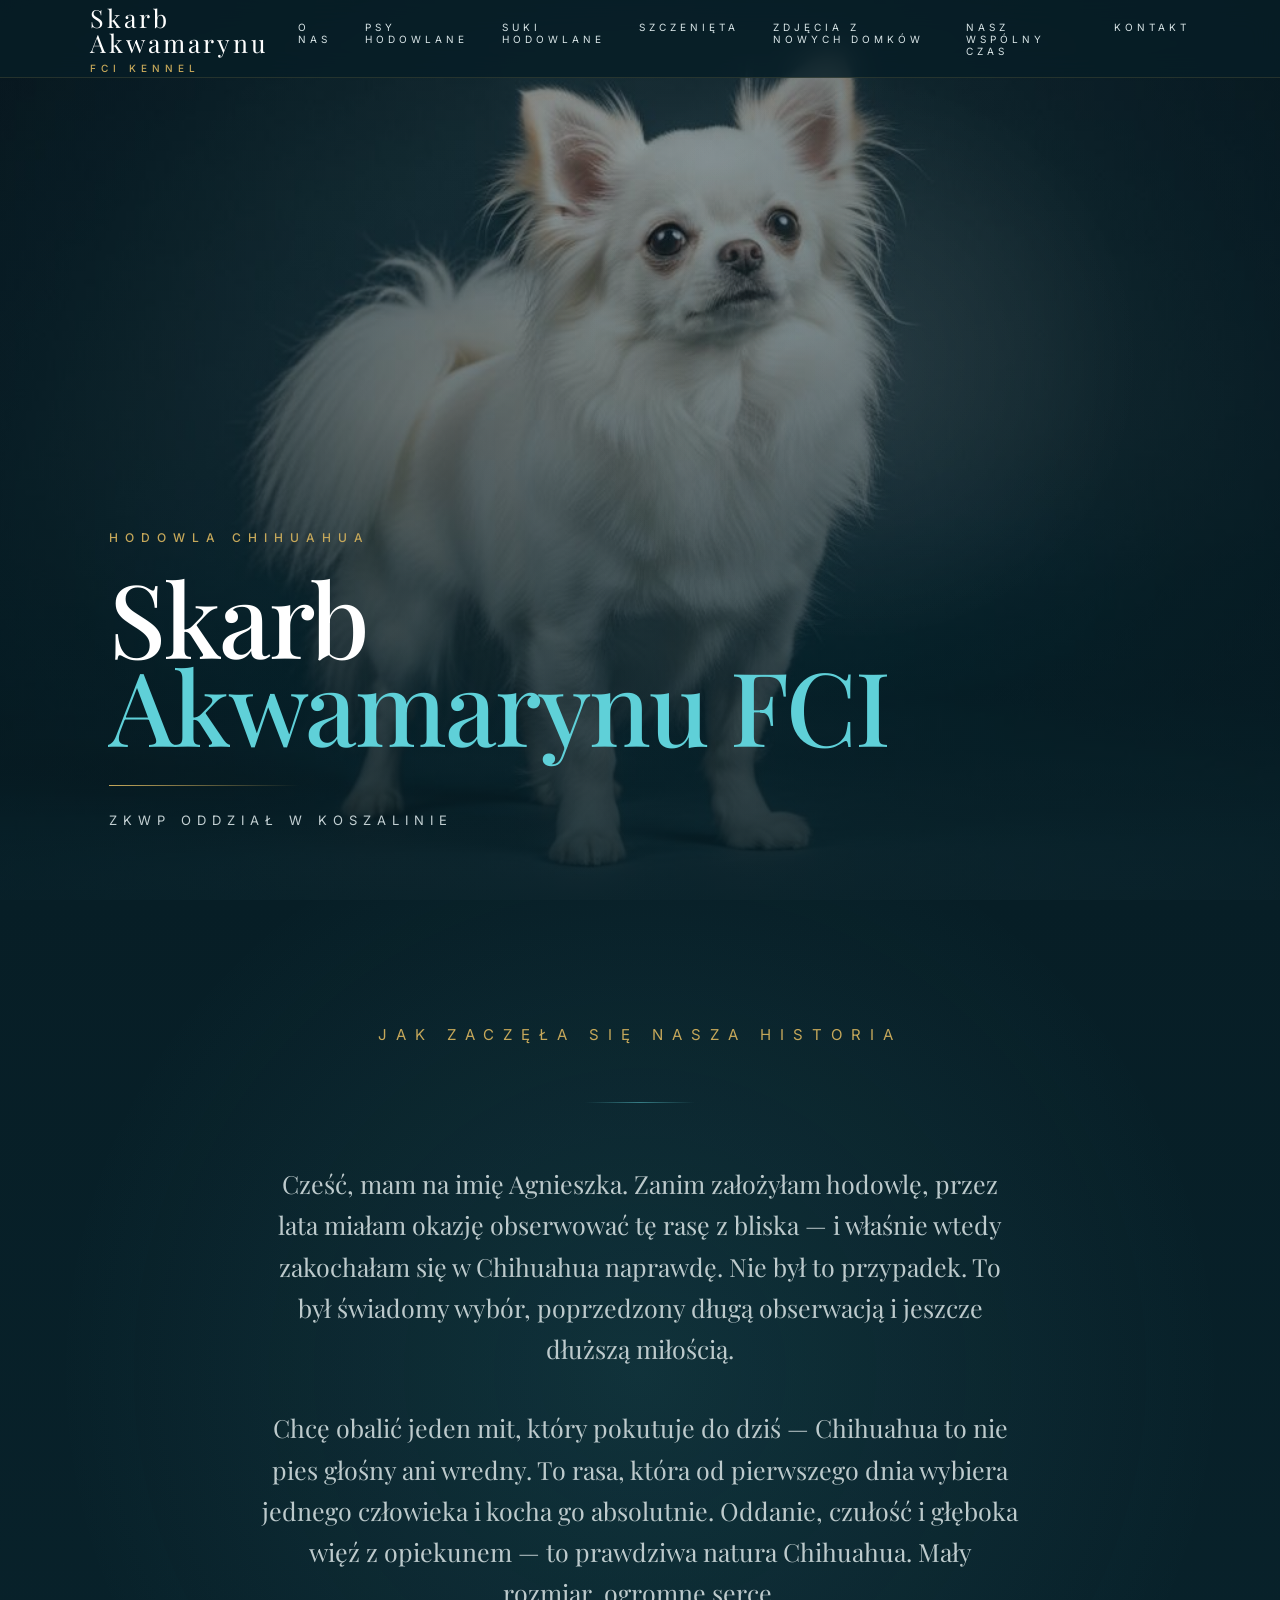
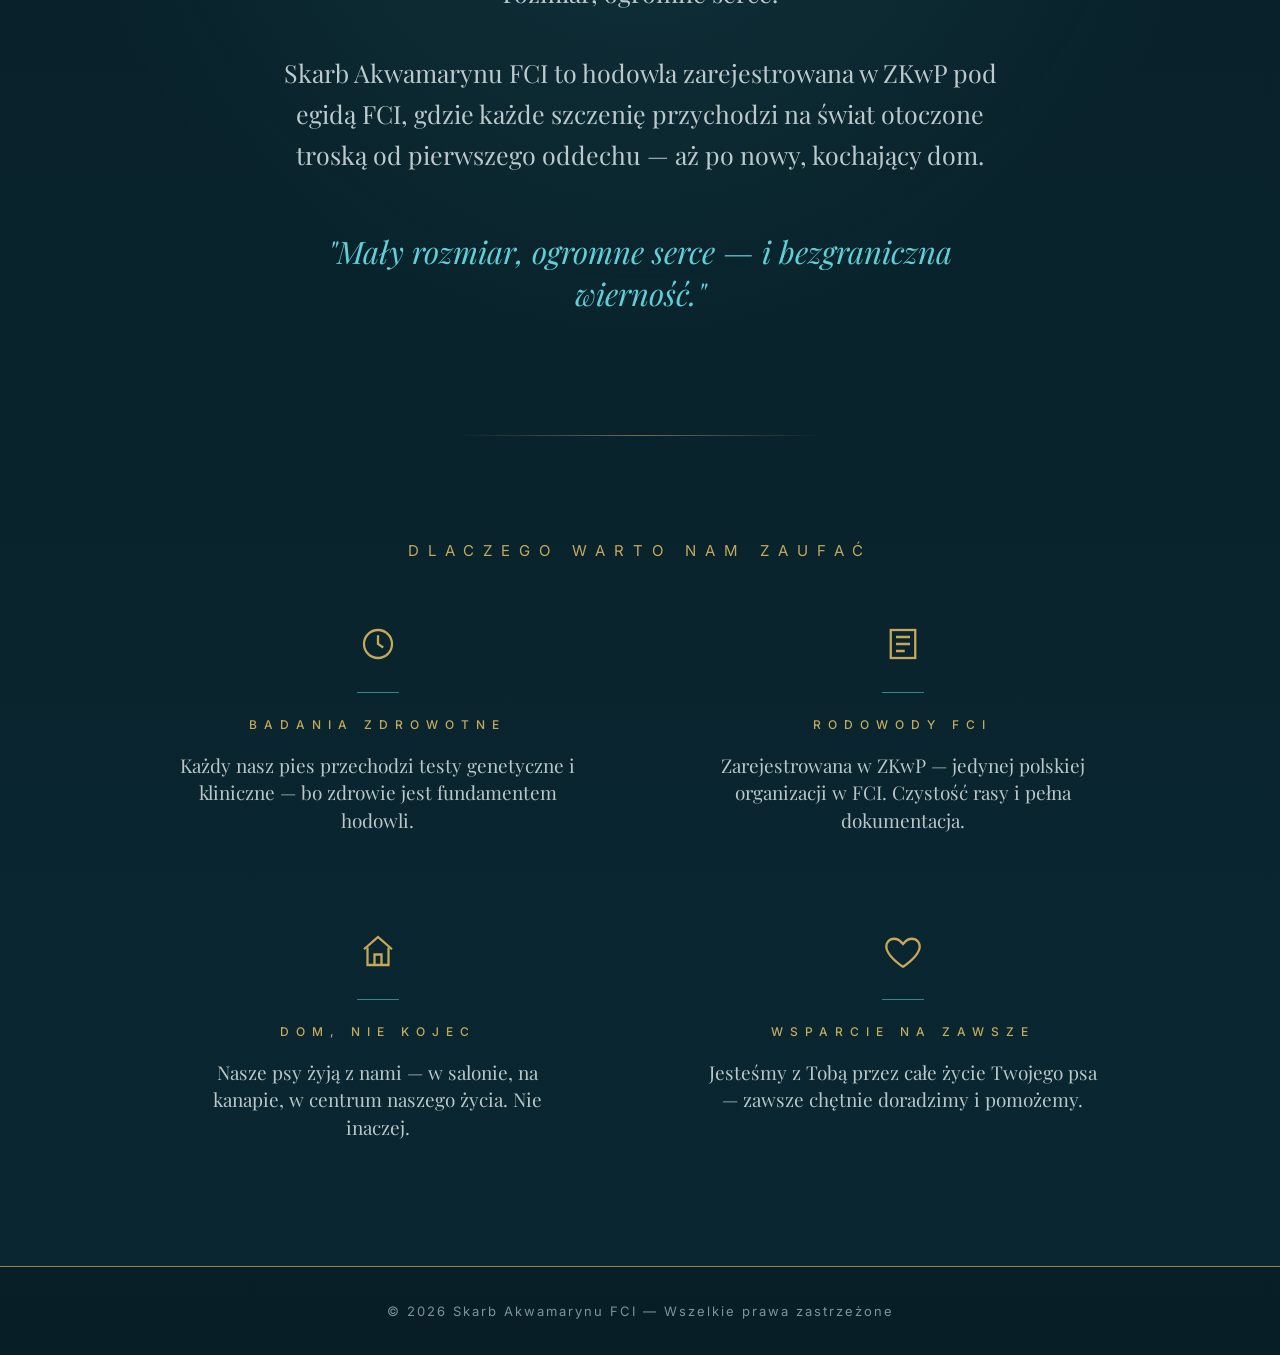
<file: index.html>
<!DOCTYPE html>
<html lang="pl">
<head>
<meta charset="UTF-8" />
<meta name="viewport" content="width=device-width, initial-scale=1.0" />
<title>Skarb Akwamarynu FCI</title>

<link href="https://fonts.googleapis.com/css2?family=Playfair+Display:wght@400;500;600&family=Inter:wght@300;400;500&display=swap" rel="stylesheet">

<style>
:root{
  --navy:#071e26;
  --navy2:#0a2731;
  --navy3:#0c2f3a;
  --gold:#c6a85a;
  --aqua:#5fd0d8;
  --text:#e8eef0;
  --muted:#b8c7ca;
}

*{margin:0;padding:0;box-sizing:border-box}

html{scroll-behavior:smooth}

body{
  font-family:'Inter',sans-serif;
  background:
    radial-gradient(circle at 50% 22%, rgba(95,208,216,.13), transparent 42%),
    linear-gradient(180deg,var(--navy2),var(--navy));
  color:var(--text);
  overflow-x:hidden;
}

header{
  position:fixed;
  top:0;
  left:0;
  width:100%;
  height:78px;
  padding:0 7vw;
  display:flex;
  align-items:center;
  justify-content:space-between;
  z-index:1000;
  background:rgba(7,30,38,.82);
  backdrop-filter:blur(14px);
  border-bottom:1px solid rgba(198,168,90,.16);
}

.logo{
  font-family:'Playfair Display',serif;
  font-size:25px;
  letter-spacing:3px;
  line-height:1;
  color:#fff;
}

.logo span{
  display:block;
  margin-top:8px;
  font-family:'Inter',sans-serif;
  font-size:10px;
  letter-spacing:5px;
  color:var(--gold);
  font-weight:500;
}

.desktop-nav{
  display:flex;
  gap:34px;
}

.desktop-nav a{
  color:#d9e5e7;
  text-decoration:none;
  font-size:10px;
  letter-spacing:4px;
  text-transform:uppercase;
  transition:.3s;
}

.desktop-nav a:hover{color:var(--gold)}

.menu-btn{
  display:none;
  font-size:32px;
  cursor:pointer;
  color:#fff;
  z-index:1100;
}

.overlay{
  position:fixed;
  inset:0;
  z-index:999;
  background:
    radial-gradient(circle at 50% 62%, rgba(95,208,216,.10), transparent 32%),
    rgba(7,30,38,.98);
  display:flex;
  align-items:center;
  justify-content:center;
  flex-direction:column;
  gap:28px;
  opacity:0;
  pointer-events:none;
  transition:.45s ease;
}

.overlay.active{
  opacity:1;
  pointer-events:auto;
}

.overlay a{
  font-family:'Playfair Display',serif;
  color:#dce8ea;
  text-decoration:none;
  font-size:38px;
  letter-spacing:7px;
  transition:.3s;
}

.overlay a:hover{color:var(--gold)}

.hero{
  min-height:100vh;
  position:relative;
  display:flex;
  align-items:flex-end;
  padding:0 8.5vw 8vh;
  background:
    linear-gradient(180deg, rgba(7,30,38,.34) 0%, rgba(7,30,38,.50) 45%, rgba(7,30,38,.88) 100%),
    url("IMG-20260426-WA0000.jpg") center center/cover no-repeat;
}

.hero::after{
  content:"";
  position:absolute;
  inset:0;
  background:
    radial-gradient(circle at 67% 40%, rgba(255,255,255,.08), transparent 28%),
    linear-gradient(90deg, rgba(7,30,38,.30), rgba(7,30,38,.10), rgba(7,30,38,.42));
  pointer-events:none;
}

.hero-content{
  position:relative;
  z-index:2;
  max-width:820px;
}

.kicker{
  font-size:12px;
  letter-spacing:7px;
  color:var(--gold);
  text-transform:uppercase;
  margin-bottom:28px;
  font-weight:500;
}

.hero h1{
  font-family:'Playfair Display',serif;
  font-weight:500;
  font-size:clamp(72px,8vw,132px);
  line-height:.86;
  letter-spacing:-2px;
  color:#fff;
}

.hero h1 span{
  display:block;
  color:var(--aqua);
}

.hero-line{
  width:190px;
  height:1px;
  background:linear-gradient(90deg,var(--gold),transparent);
  margin:36px 0 26px;
}

.hero-sub{
  font-size:13px;
  letter-spacing:6px;
  color:#c3d0d3;
  text-transform:uppercase;
}

.section{
  position:relative;
  padding:125px 8vw;
  text-align:center;
  background:
    radial-gradient(circle at 50% 24%, rgba(95,208,216,.10), transparent 36%),
    linear-gradient(180deg,var(--navy),var(--navy2));
}

.section-title{
  color:var(--gold);
  font-size:15px;
  letter-spacing:9px;
  text-transform:uppercase;
  margin-bottom:58px;
  font-weight:400;
}

.divider{
  width:110px;
  height:1px;
  margin:0 auto 60px;
  background:linear-gradient(90deg,transparent,var(--aqua),transparent);
  opacity:.5;
}

.story{
  max-width:760px;
  margin:auto;
}

.story p{
  font-family:'Playfair Display',serif;
  color:#bdcacc;
  font-size:25px;
  line-height:1.65;
  margin-bottom:38px;
}

.quote{
  margin-top:56px;
  font-family:'Playfair Display',serif;
  font-style:italic;
  color:var(--aqua);
  font-size:31px;
  line-height:1.35;
}

.gold-line{
  width:360px;
  max-width:70%;
  height:1px;
  margin:120px auto 105px;
  background:linear-gradient(90deg,transparent,var(--gold),transparent);
  opacity:.55;
}

.features{
  max-width:920px;
  margin:0 auto;
  display:grid;
  grid-template-columns:1fr 1fr;
  gap:90px 130px;
}

.feature{
  text-align:center;
}

.icon{
  width:52px;
  height:52px;
  margin:0 auto 22px;
  display:flex;
  align-items:center;
  justify-content:center;
  color:var(--gold);
}

.icon svg{
  width:42px;
  height:42px;
  stroke:var(--gold);
  stroke-width:1.3;
  fill:none;
}

.feature-line{
  width:42px;
  height:1px;
  background:var(--aqua);
  opacity:.55;
  margin:0 auto 24px;
}

.feature h3{
  color:var(--gold);
  font-size:12px;
  letter-spacing:7px;
  text-transform:uppercase;
  margin-bottom:20px;
  font-weight:500;
}

.feature p{
  font-family:'Playfair Display',serif;
  color:#b9c7c9;
  font-size:19px;
  line-height:1.45;
}

footer{
  border-top:1px solid rgba(198,168,90,.75);
  padding:36px 20px;
  text-align:center;
  color:#7f9296;
  font-size:13px;
  letter-spacing:2px;
}

@media(max-width:900px){
  .desktop-nav{display:none}
  .menu-btn{display:block}

  header{
    height:92px;
    padding:0 42px;
  }

  .logo{
    font-size:26px;
  }

  .hero{
    padding:0 42px 9vh;
    min-height:100vh;
    background-position:center top;
  }

  .hero h1{
    font-size:64px;
  }

  .story p{
    font-size:23px;
  }

  .features{
    grid-template-columns:1fr 1fr;
    gap:70px 60px;
  }

  .feature p{
    font-size:18px;
  }
}

@media(max-width:560px){
  header{
    height:88px;
    padding:0 26px;
  }

  .logo{
    font-size:22px;
  }

  .logo span{
    font-size:9px;
  }

  .hero{
    padding:0 30px 8vh;
    background-position:center top;
  }

  .kicker{
    font-size:11px;
    letter-spacing:5px;
  }

  .hero h1{
    font-size:54px;
  }

  .hero-sub{
    font-size:11px;
    letter-spacing:4px;
  }

  .section{
    padding:95px 28px;
  }

  .section-title{
    font-size:13px;
    letter-spacing:7px;
  }

  .story p{
    font-size:22px;
    line-height:1.7;
  }

  .quote{
    font-size:27px;
  }

  .features{
    grid-template-columns:1fr 1fr;
    gap:65px 32px;
  }

  .feature h3{
    font-size:10px;
    letter-spacing:5px;
  }

  .feature p{
    font-size:15px;
  }

  .overlay a{
    font-size:28px;
    letter-spacing:5px;
  }
}
</style>
</head>

<body>

<header>
  <div class="logo">
    Skarb Akwamarynu
    <span>FCI KENNEL</span>
  </div>

  <nav class="desktop-nav">
    <a href="o-nas.html">O nas</a>
    <a href="psy-hodowlane.html">Psy hodowlane</a>
    <a href="suki-hodowlane.html">Suki hodowlane</a>
    <a href="szczenieta.html">Szczenięta</a>
    <a href="zdjecia-z-nowych-domkow.html">Zdjęcia z nowych domków</a>
    <a href="nasz-wspolny-czas.html">Nasz wspólny czas</a>
    <a href="kontakt.html">Kontakt</a>
  </nav>

  <div class="menu-btn" onclick="toggleMenu()">☰</div>
</header>

<div class="overlay" id="overlay">
  <a href="o-nas.html">O nas</a>
  <a href="psy-hodowlane.html">Psy hodowlane</a>
  <a href="suki-hodowlane.html">Suki hodowlane</a>
  <a href="szczenieta.html">Szczenięta</a>
  <a href="zdjecia-z-nowych-domkow.html">Zdjęcia z nowych domków</a>
  <a href="nasz-wspolny-czas.html">Nasz wspólny czas</a>
  <a href="kontakt.html">Kontakt</a>
</div>

<section class="hero">
  <div class="hero-content">
    <div class="kicker">Hodowla Chihuahua</div>
    <h1>Skarb <span>Akwamarynu FCI</span></h1>
    <div class="hero-line"></div>
    <div class="hero-sub">ZKwP oddział w Koszalinie</div>
  </div>
</section>

<section class="section">
  <div class="section-title">Jak zaczęła się nasza historia</div>
  <div class="divider"></div>

  <div class="story">
    <p>Cześć, mam na imię Agnieszka. Zanim założyłam hodowlę, przez lata miałam okazję obserwować tę rasę z bliska — i właśnie wtedy zakochałam się w Chihuahua naprawdę. Nie był to przypadek. To był świadomy wybór, poprzedzony długą obserwacją i jeszcze dłuższą miłością.</p>

    <p>Chcę obalić jeden mit, który pokutuje do dziś — Chihuahua to nie pies głośny ani wredny. To rasa, która od pierwszego dnia wybiera jednego człowieka i kocha go absolutnie. Oddanie, czułość i głęboka więź z opiekunem — to prawdziwa natura Chihuahua. Mały rozmiar, ogromne serce.</p>

    <p>Skarb Akwamarynu FCI to hodowla zarejestrowana w ZKwP pod egidą FCI, gdzie każde szczenię przychodzi na świat otoczone troską od pierwszego oddechu — aż po nowy, kochający dom.</p>

    <div class="quote">"Mały rozmiar, ogromne serce — i bezgraniczna wierność."</div>
  </div>

  <div class="gold-line"></div>

  <div class="section-title">Dlaczego warto nam zaufać</div>

  <div class="features">
    <div class="feature">
      <div class="icon">
        <svg viewBox="0 0 24 24"><circle cx="12" cy="12" r="8"/><path d="M12 7v5l3 2"/></svg>
      </div>
      <div class="feature-line"></div>
      <h3>Badania zdrowotne</h3>
      <p>Każdy nasz pies przechodzi testy genetyczne i kliniczne — bo zdrowie jest fundamentem hodowli.</p>
    </div>

    <div class="feature">
      <div class="icon">
        <svg viewBox="0 0 24 24"><rect x="5" y="4" width="14" height="16"/><path d="M8 8h8M8 12h8M8 16h5"/></svg>
      </div>
      <div class="feature-line"></div>
      <h3>Rodowody FCI</h3>
      <p>Zarejestrowana w ZKwP — jedynej polskiej organizacji w FCI. Czystość rasy i pełna dokumentacja.</p>
    </div>

    <div class="feature">
      <div class="icon">
        <svg viewBox="0 0 24 24"><path d="M4 11l8-7 8 7"/><path d="M6 10v10h12V10"/><path d="M10 20v-6h4v6"/></svg>
      </div>
      <div class="feature-line"></div>
      <h3>Dom, nie kojec</h3>
      <p>Nasze psy żyją z nami — w salonie, na kanapie, w centrum naszego życia. Nie inaczej.</p>
    </div>

    <div class="feature">
      <div class="icon">
        <svg viewBox="0 0 24 24"><path d="M12 21s-7-4.4-9-9.2C1.4 7.9 3.8 5 7 5c2 0 3.4 1 5 3 1.6-2 3-3 5-3 3.2 0 5.6 2.9 4 6.8C19 16.6 12 21 12 21z"/></svg>
      </div>
      <div class="feature-line"></div>
      <h3>Wsparcie na zawsze</h3>
      <p>Jesteśmy z Tobą przez całe życie Twojego psa — zawsze chętnie doradzimy i pomożemy.</p>
    </div>
  </div>
</section>

<footer>
  © 2026 Skarb Akwamarynu FCI — Wszelkie prawa zastrzeżone
</footer>

<script>
function toggleMenu(){
  document.getElementById("overlay").classList.toggle("active");
}
</script>

</body>
</html>
</file>
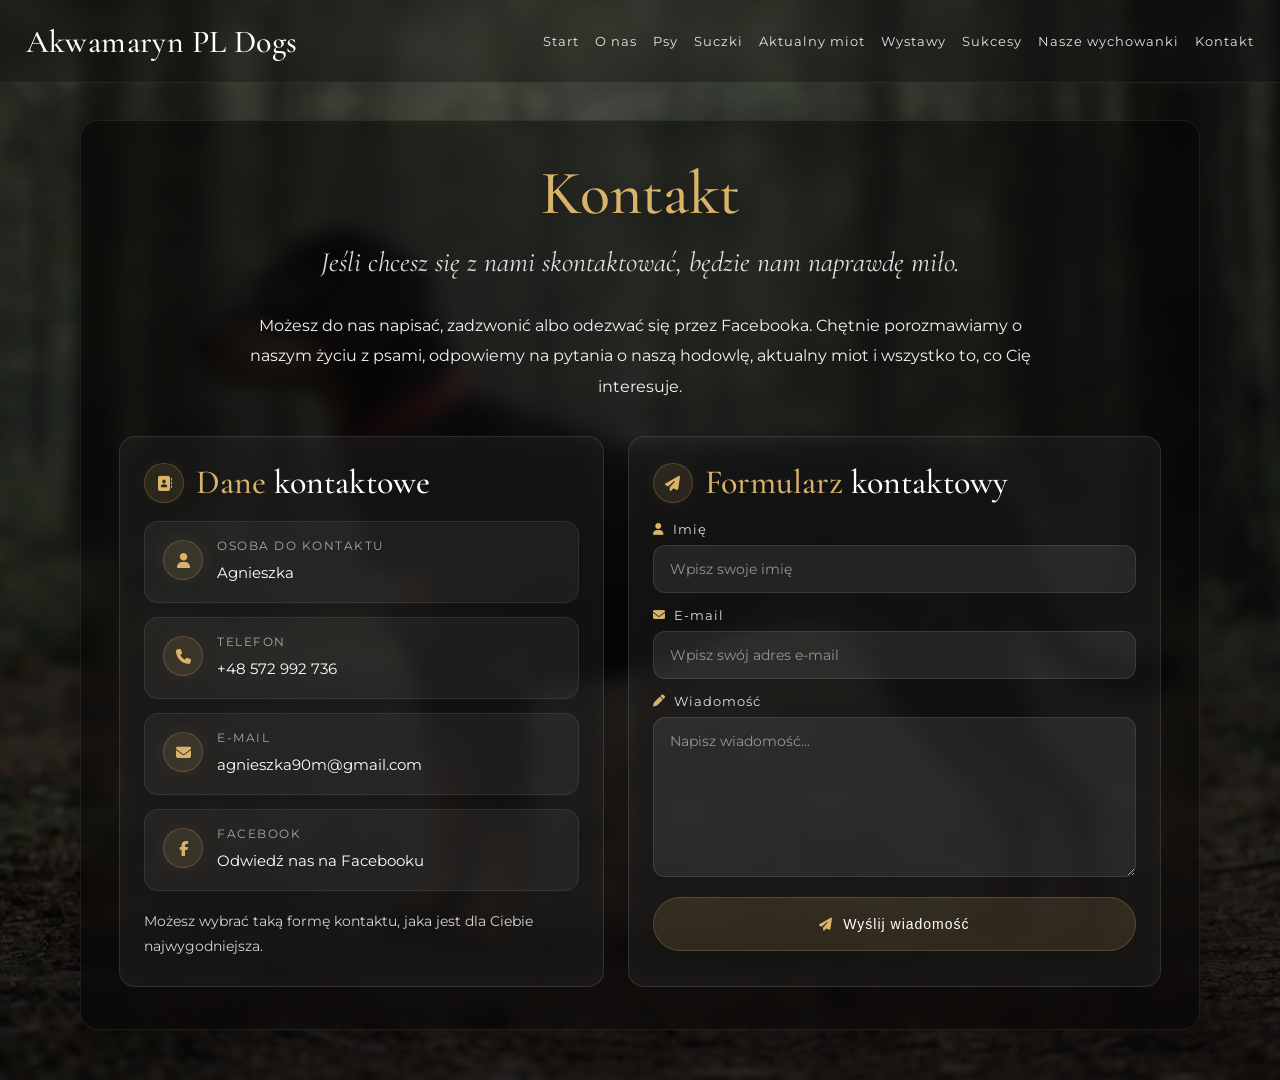
<file: kontakt.html>
<!DOCTYPE html>
<html lang="pl">
<head>
  <meta charset="UTF-8" />
  <meta name="viewport" content="width=device-width, initial-scale=1.0" />

  <title>Kontakt – Akwamaryn PL Dogs</title>

  <link href="https://fonts.googleapis.com/css2?family=Cormorant+Garamond:wght@300;400;500;600&family=Montserrat:wght@300;400;500&display=swap" rel="stylesheet">
  <link rel="stylesheet" href="https://cdnjs.cloudflare.com/ajax/libs/font-awesome/6.5.0/css/all.min.css">

  <style>
    *{
      margin:0;
      padding:0;
      box-sizing:border-box;
    }

    html{
      scroll-behavior:smooth;
    }

    body{
      font-family:'Montserrat', sans-serif;
      color:#fff;
      overflow-x:hidden;
      background:#0f0f0f;
    }

    .topbar{
      position:fixed;
      top:0;
      left:0;
      width:100%;
      z-index:3000;
      background:rgba(12,12,12,0.34);
      backdrop-filter:blur(10px);
      border-bottom:1px solid rgba(255,255,255,0.08);
    }

    .topbar-inner{
      width:min(1400px, 96%);
      margin:0 auto;
      min-height:82px;
      display:flex;
      align-items:center;
      justify-content:space-between;
      gap:20px;
    }

    .brand{
      font-family:'Cormorant Garamond', serif;
      font-size:2rem;
      font-weight:500;
      color:#fff;
      white-space:nowrap;
      letter-spacing:.4px;
    }

    .desktop-nav{
      display:flex;
      align-items:center;
      justify-content:flex-end;
      gap:16px;
      flex:1;
      min-width:0;
    }

    .desktop-nav a{
      color:#fff;
      text-decoration:none;
      font-size:13px;
      letter-spacing:1px;
      white-space:nowrap;
      opacity:.88;
      transition:.25s ease;
    }

    .desktop-nav a:hover{
      opacity:1;
    }

    .menu-btn{
      display:none;
      width:46px;
      height:46px;
      border:none;
      border-radius:12px;
      background:rgba(255,255,255,0.10);
      color:#fff;
      font-size:24px;
      cursor:pointer;
    }

    .mobile-menu{
      display:none;
      position:fixed;
      top:82px;
      left:0;
      width:100%;
      background:rgba(12,12,12,0.94);
      backdrop-filter:blur(12px);
      border-top:1px solid rgba(255,255,255,0.08);
      padding:18px 20px 24px;
      z-index:2500;
    }

    .mobile-menu.open{
      display:flex;
      flex-direction:column;
      gap:16px;
    }

    .mobile-menu a{
      color:#fff;
      text-decoration:none;
      font-size:15px;
      letter-spacing:1px;
      opacity:.9;
    }

    .hero{
      min-height:100vh;
      padding:120px 20px 50px;
      display:flex;
      justify-content:center;
      align-items:flex-start;
      text-align:center;
      background:
        linear-gradient(rgba(0,0,0,0.58), rgba(0,0,0,0.74)),
        url('images/diana/file_00000000c21871fda440cb45f0f95a0c.png') center center / cover no-repeat;
      position:relative;
    }

    .hero::after{
      content:"";
      position:absolute;
      inset:0;
      background:radial-gradient(circle at 50% 28%, rgba(255,255,255,0.06), transparent 58%);
      pointer-events:none;
    }

    .content{
      position:relative;
      z-index:2;
      max-width:1120px;
      width:100%;
      background:rgba(0,0,0,0.46);
      padding:42px 38px;
      border-radius:18px;
      backdrop-filter:blur(10px);
      box-shadow:0 16px 44px rgba(0,0,0,0.34);
      border:1px solid rgba(255,255,255,0.08);
    }

    h1{
      font-family:'Cormorant Garamond', serif;
      font-size:clamp(42px, 6vw, 62px);
      font-weight:500;
      margin-bottom:16px;
      line-height:1;
      text-align:center;
      text-shadow:0 4px 20px rgba(0,0,0,0.22);
    }

    .gold{
      color:#d9b36a;
    }

    .lead{
      font-family:'Cormorant Garamond', serif;
      font-size:clamp(20px, 2.2vw, 28px);
      font-weight:400;
      font-style:italic;
      color:rgba(255,255,255,0.86);
      line-height:1.5;
      margin-bottom:28px;
      text-align:center;
    }

    .intro{
      max-width:820px;
      margin:0 auto 34px;
      font-size:16px;
      line-height:1.9;
      color:rgba(255,255,255,0.95);
      text-align:center;
    }

    .contact-layout{
      display:grid;
      grid-template-columns:1fr 1.1fr;
      gap:24px;
      text-align:left;
    }

    .contact-card,
    .form-card{
      background:rgba(255,255,255,0.06);
      border:1px solid rgba(255,255,255,0.10);
      border-radius:16px;
      padding:26px 24px;
      backdrop-filter:blur(8px);
    }

    .section-title{
      display:flex;
      align-items:center;
      gap:12px;
      font-family:'Cormorant Garamond', serif;
      font-size:34px;
      font-weight:500;
      margin-bottom:18px;
      line-height:1;
    }

    .title-icon{
      width:40px;
      height:40px;
      min-width:40px;
      border-radius:50%;
      display:flex;
      align-items:center;
      justify-content:center;
      background:rgba(191,155,86,0.14);
      border:1px solid rgba(191,155,86,0.28);
      color:#d9b36a;
      font-size:15px;
      box-shadow:0 0 18px rgba(191,155,86,0.08);
    }

    .contact-list{
      display:flex;
      flex-direction:column;
      gap:14px;
    }

    .contact-item{
      display:flex;
      align-items:flex-start;
      gap:14px;
      background:rgba(255,255,255,0.05);
      border:1px solid rgba(255,255,255,0.08);
      border-radius:14px;
      padding:16px 18px;
    }

    .contact-icon{
      width:40px;
      height:40px;
      min-width:40px;
      border-radius:50%;
      display:flex;
      align-items:center;
      justify-content:center;
      background:rgba(191,155,86,0.14);
      border:1px solid rgba(191,155,86,0.28);
      color:#d9b36a;
      font-size:15px;
      margin-top:2px;
      box-shadow:0 0 18px rgba(191,155,86,0.08);
    }

    .contact-text{
      flex:1;
    }

    .contact-text .label{
      display:block;
      font-size:12px;
      letter-spacing:1.5px;
      text-transform:uppercase;
      color:rgba(255,255,255,0.60);
      margin-bottom:6px;
    }

    .contact-text .value,
    .contact-text .value a{
      color:#fff;
      text-decoration:none;
      font-size:15px;
      line-height:1.8;
      word-break:break-word;
    }

    .contact-text .value a:hover{
      opacity:.85;
    }

    .note{
      margin-top:18px;
      font-size:14px;
      line-height:1.8;
      color:rgba(255,255,255,0.82);
    }

    .form-grid{
      display:grid;
      gap:14px;
    }

    .field{
      display:grid;
      gap:8px;
    }

    .field label{
      display:flex;
      align-items:center;
      gap:8px;
      font-size:13px;
      letter-spacing:1px;
      color:rgba(255,255,255,0.86);
    }

    .field label i{
      color:#d9b36a;
      font-size:12px;
    }

    .field input,
    .field textarea{
      width:100%;
      border:1px solid rgba(255,255,255,0.10);
      background:rgba(255,255,255,0.08);
      color:#fff;
      border-radius:12px;
      padding:14px 16px;
      outline:none;
      font-family:'Montserrat', sans-serif;
      font-size:14px;
      transition:.25s ease;
    }

    .field input::placeholder,
    .field textarea::placeholder{
      color:rgba(255,255,255,0.50);
    }

    .field input:focus,
    .field textarea:focus{
      border-color:rgba(217,179,106,0.40);
      background:rgba(255,255,255,0.10);
      box-shadow:0 0 0 3px rgba(217,179,106,0.08);
    }

    .field textarea{
      min-height:160px;
      resize:vertical;
    }

    .submit-btn{
      margin-top:6px;
      min-height:54px;
      border:none;
      border-radius:999px;
      background:rgba(191,155,86,0.16);
      border:1px solid rgba(191,155,86,0.28);
      color:#fff;
      font-size:14px;
      letter-spacing:1px;
      cursor:pointer;
      transition:.25s ease;
      display:flex;
      align-items:center;
      justify-content:center;
      gap:10px;
    }

    .submit-btn i{
      color:#d9b36a;
      font-size:13px;
    }

    .submit-btn:hover{
      background:rgba(191,155,86,0.22);
    }

    .submit-btn:disabled{
      opacity:.7;
      cursor:not-allowed;
    }

    .form-message{
      display:none;
      margin-top:16px;
      padding:14px 16px;
      border-radius:12px;
      font-size:14px;
      line-height:1.7;
      border:1px solid rgba(191,155,86,0.28);
      background:rgba(191,155,86,0.10);
      color:#fff;
    }

    .form-message.show{
      display:block;
    }

    .form-message.error{
      background:rgba(166,31,31,0.18);
      border-color:rgba(255,255,255,0.12);
    }

    @media (max-width: 1100px){
      .desktop-nav{
        display:none;
      }

      .menu-btn{
        display:block;
      }

      .brand{
        font-size:1.8rem;
      }

      .contact-layout{
        grid-template-columns:1fr;
      }
    }

    @media (max-width: 768px){
      .topbar-inner{
        min-height:74px;
      }

      .mobile-menu{
        top:74px;
      }

      .hero{
        padding:108px 16px 34px;
        background:
          linear-gradient(rgba(0,0,0,0.64), rgba(0,0,0,0.78)),
          url('images/diana/file_00000000c21871fda440cb45f0f95a0c.png') center top / cover no-repeat;
      }

      .brand{
        font-size:1.6rem;
      }

      .content{
        padding:24px 18px;
        border-radius:16px;
      }

      .lead{
        margin-bottom:20px;
      }

      .intro{
        font-size:15px;
        line-height:1.85;
        margin-bottom:24px;
      }

      .section-title{
        font-size:30px;
      }
    }
  </style>
</head>
<body>

  <header class="topbar">
    <div class="topbar-inner">
      <div class="brand">Akwamaryn PL Dogs</div>

      <nav class="desktop-nav">
        <a href="index.html">Start</a>
        <a href="o-nas.html">O nas</a>
        <a href="psy.html">Psy</a>
        <a href="suczki.html">Suczki</a>
        <a href="miot.html">Aktualny miot</a>
        <a href="wystawy.html">Wystawy</a>
        <a href="sukcesy.html">Sukcesy</a>
        <a href="nasze-wychowanki.html">Nasze wychowanki</a>
        <a href="kontakt.html">Kontakt</a>
      </nav>

      <button class="menu-btn" id="menuBtn" aria-label="Otwórz menu">☰</button>
    </div>

    <nav class="mobile-menu" id="mobileMenu">
      <a href="index.html">Start</a>
      <a href="o-nas.html">O nas</a>
      <a href="psy.html">Psy</a>
      <a href="suczki.html">Suczki</a>
      <a href="miot.html">Aktualny miot</a>
      <a href="wystawy.html">Wystawy</a>
      <a href="sukcesy.html">Sukcesy</a>
      <a href="nasze-wychowanki.html">Nasze wychowanki</a>
      <a href="kontakt.html">Kontakt</a>
    </nav>
  </header>

  <section class="hero">
    <div class="content">
      <h1><span class="gold">Kontakt</span></h1>

      <div class="lead">
        Jeśli chcesz się z nami skontaktować, będzie nam naprawdę miło.
      </div>

      <div class="intro">
        Możesz do nas napisać, zadzwonić albo odezwać się przez Facebooka. Chętnie porozmawiamy o naszym życiu z psami, odpowiemy na pytania o naszą hodowlę, aktualny miot i wszystko to, co Cię interesuje.
      </div>

      <div class="contact-layout">
        <div class="contact-card">
          <div class="section-title">
            <div class="title-icon">
              <i class="fa-solid fa-address-book"></i>
            </div>
            <span><span class="gold">Dane</span> kontaktowe</span>
          </div>

          <div class="contact-list">
            <div class="contact-item">
              <div class="contact-icon">
                <i class="fa-solid fa-user"></i>
              </div>
              <div class="contact-text">
                <span class="label">Osoba do kontaktu</span>
                <div class="value">Agnieszka</div>
              </div>
            </div>

            <div class="contact-item">
              <div class="contact-icon">
                <i class="fa-solid fa-phone"></i>
              </div>
              <div class="contact-text">
                <span class="label">Telefon</span>
                <div class="value">
                  <a href="tel:+48572992736">+48 572 992 736</a>
                </div>
              </div>
            </div>

            <div class="contact-item">
              <div class="contact-icon">
                <i class="fa-solid fa-envelope"></i>
              </div>
              <div class="contact-text">
                <span class="label">E-mail</span>
                <div class="value">
                  <a href="mailto:agnieszka90m@gmail.com">agnieszka90m@gmail.com</a>
                </div>
              </div>
            </div>

            <div class="contact-item">
              <div class="contact-icon">
                <i class="fa-brands fa-facebook-f"></i>
              </div>
              <div class="contact-text">
                <span class="label">Facebook</span>
                <div class="value">
                  <a href="https://www.facebook.com/share/189TPjiudK/?mibextid=wwXIfr" target="_blank" rel="noopener noreferrer">
                    Odwiedź nas na Facebooku
                  </a>
                </div>
              </div>
            </div>
          </div>

          <div class="note">
            Możesz wybrać taką formę kontaktu, jaka jest dla Ciebie najwygodniejsza.
          </div>
        </div>

        <div class="form-card">
          <div class="section-title">
            <div class="title-icon">
              <i class="fa-solid fa-paper-plane"></i>
            </div>
            <span><span class="gold">Formularz</span> kontaktowy</span>
          </div>

          <form id="contactForm" class="form-grid">
            <div class="field">
              <label for="name">
                <i class="fa-solid fa-user"></i>
                Imię
              </label>
              <input type="text" id="name" name="name" placeholder="Wpisz swoje imię" required>
            </div>

            <div class="field">
              <label for="email">
                <i class="fa-solid fa-envelope"></i>
                E-mail
              </label>
              <input type="email" id="email" name="email" placeholder="Wpisz swój adres e-mail" required>
            </div>

            <div class="field">
              <label for="message">
                <i class="fa-solid fa-pen"></i>
                Wiadomość
              </label>
              <textarea id="message" name="message" placeholder="Napisz wiadomość..." required></textarea>
            </div>

            <button type="submit" class="submit-btn" id="submitBtn">
              <i class="fa-solid fa-paper-plane"></i>
              <span>Wyślij wiadomość</span>
            </button>

            <div class="form-message" id="formMessage"></div>
          </form>
        </div>
      </div>
    </div>
  </section>

  <script>
    const menuBtn = document.getElementById('menuBtn');
    const mobileMenu = document.getElementById('mobileMenu');

    menuBtn.addEventListener('click', () => {
      mobileMenu.classList.toggle('open');
    });

    const form = document.getElementById("contactForm");
    const formMessage = document.getElementById("formMessage");
    const submitBtn = document.getElementById("submitBtn");

    form.addEventListener("submit", async function(e){
      e.preventDefault();

      formMessage.classList.remove("show", "error");
      formMessage.textContent = "";
      submitBtn.disabled = true;
      submitBtn.innerHTML = '<i class="fa-solid fa-paper-plane"></i><span>Wysyłanie...</span>';

      const formData = new FormData(form);

      try{
        const response = await fetch("https://formspree.io/f/mzdkoyeo", {
          method: "POST",
          body: formData,
          headers: {
            "Accept": "application/json"
          }
        });

        if(response.ok){
          form.reset();
          formMessage.textContent = "Wiadomość została wysłana. Odpowiemy wkrótce.";
          formMessage.classList.add("show");
        } else {
          formMessage.textContent = "Nie udało się wysłać wiadomości. Spróbuj ponownie za chwilę.";
          formMessage.classList.add("show", "error");
        }
      } catch(error){
        formMessage.textContent = "Wystąpił problem z wysyłką. Sprawdź połączenie i spróbuj ponownie.";
        formMessage.classList.add("show", "error");
      }

      submitBtn.disabled = false;
      submitBtn.innerHTML = '<i class="fa-solid fa-paper-plane"></i><span>Wyślij wiadomość</span>';
    });
  </script>

</body>
</html>
</file>
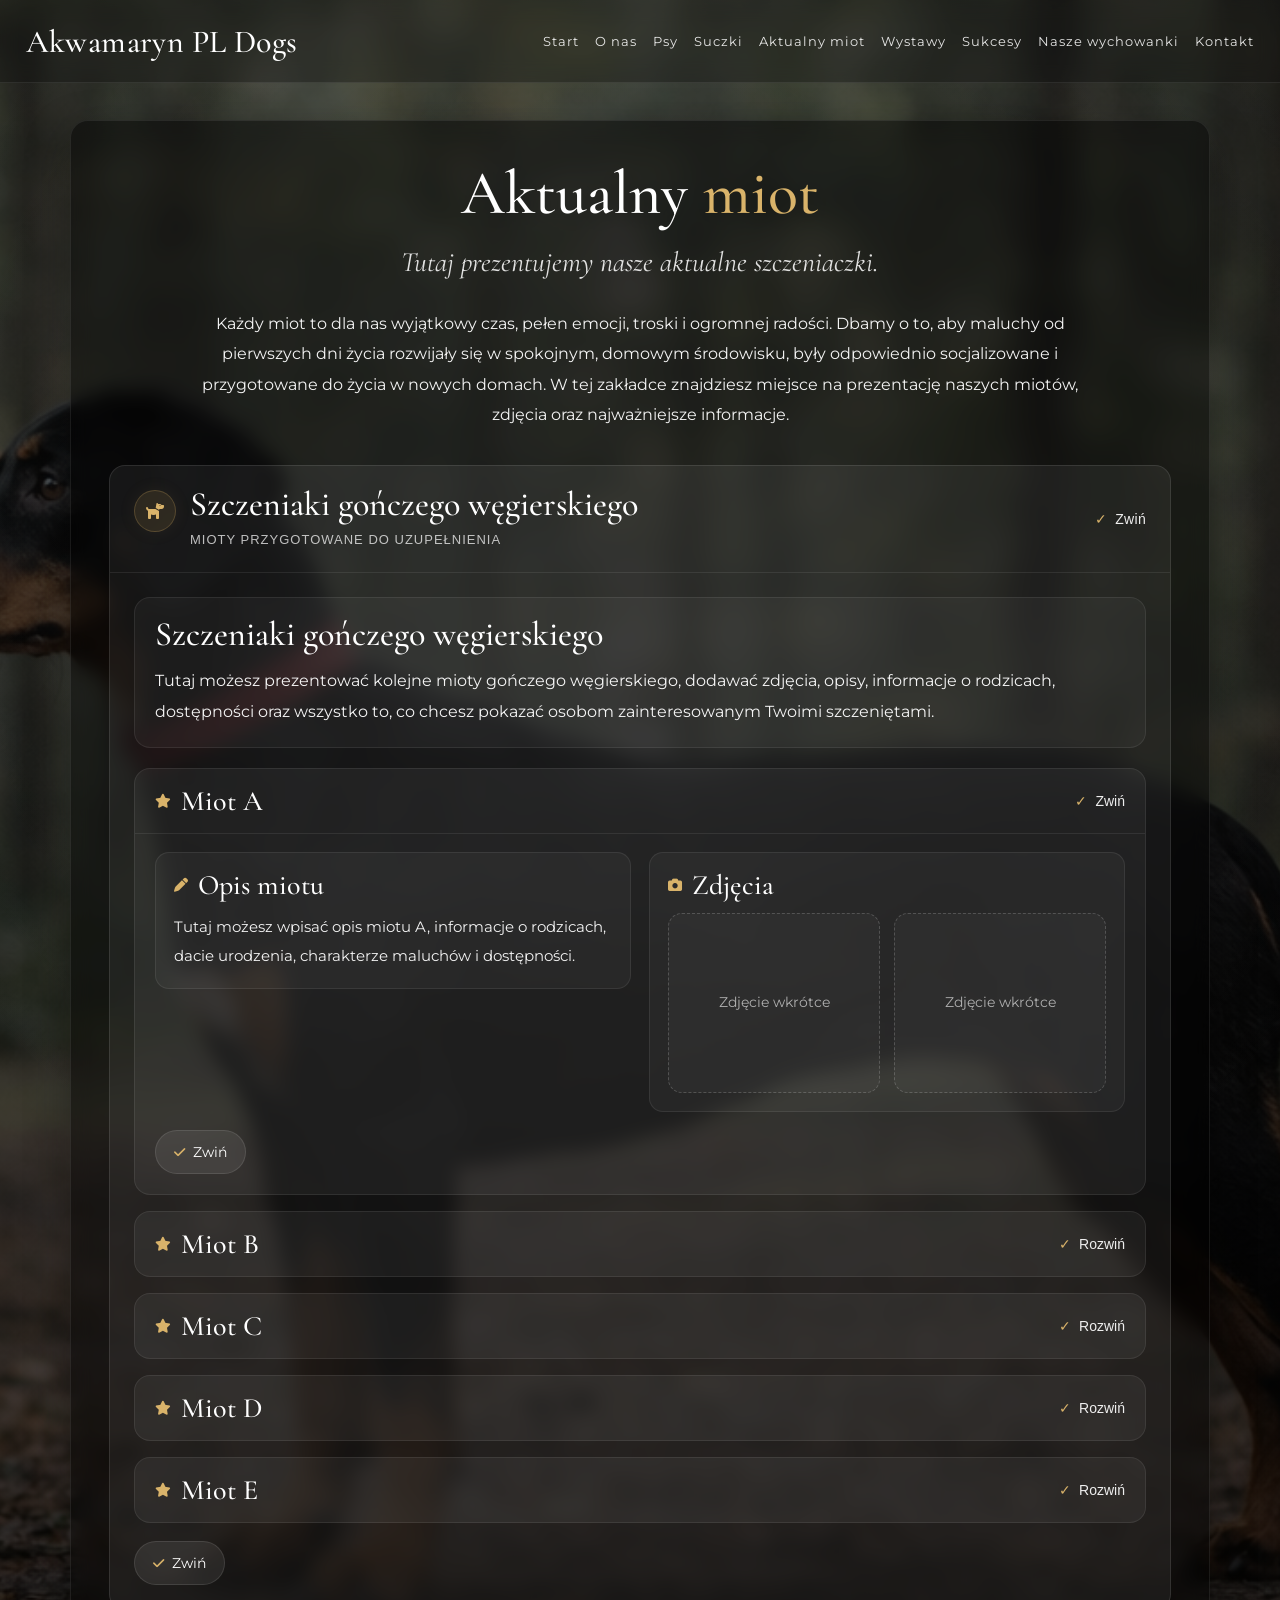
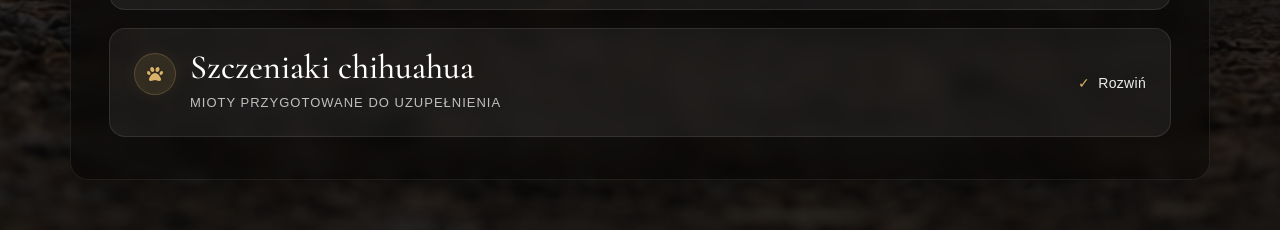
<file: miot.html>
<!DOCTYPE html>
<html lang="pl">
<head>
  <meta charset="UTF-8" />
  <meta name="viewport" content="width=device-width, initial-scale=1.0" />

  <title>Aktualny miot – Akwamaryn PL Dogs</title>

  <link href="https://fonts.googleapis.com/css2?family=Cormorant+Garamond:wght@300;400;500;600&family=Montserrat:wght@300;400;500&display=swap" rel="stylesheet">
  <link rel="stylesheet" href="https://cdnjs.cloudflare.com/ajax/libs/font-awesome/6.5.0/css/all.min.css">

  <style>
    *{
      margin:0;
      padding:0;
      box-sizing:border-box;
    }

    html{
      scroll-behavior:smooth;
    }

    body{
      font-family:'Montserrat', sans-serif;
      color:#fff;
      overflow-x:hidden;
      background:#0f0f0f;
    }

    .topbar{
      position:fixed;
      top:0;
      left:0;
      width:100%;
      z-index:3000;
      background:rgba(12,12,12,0.34);
      backdrop-filter:blur(10px);
      border-bottom:1px solid rgba(255,255,255,0.08);
    }

    .topbar-inner{
      width:min(1400px, 96%);
      margin:0 auto;
      min-height:82px;
      display:flex;
      align-items:center;
      justify-content:space-between;
      gap:20px;
    }

    .brand{
      font-family:'Cormorant Garamond', serif;
      font-size:2rem;
      font-weight:500;
      color:#fff;
      white-space:nowrap;
      letter-spacing:.4px;
    }

    .desktop-nav{
      display:flex;
      align-items:center;
      justify-content:flex-end;
      gap:16px;
      flex:1;
      min-width:0;
    }

    .desktop-nav a{
      color:#fff;
      text-decoration:none;
      font-size:13px;
      letter-spacing:1px;
      white-space:nowrap;
      opacity:.88;
      transition:.25s ease;
    }

    .desktop-nav a:hover{
      opacity:1;
    }

    .menu-btn{
      display:none;
      width:46px;
      height:46px;
      border:none;
      border-radius:12px;
      background:rgba(255,255,255,0.10);
      color:#fff;
      font-size:24px;
      cursor:pointer;
    }

    .mobile-menu{
      display:none;
      position:fixed;
      top:82px;
      left:0;
      width:100%;
      background:rgba(12,12,12,0.94);
      backdrop-filter:blur(12px);
      border-top:1px solid rgba(255,255,255,0.08);
      padding:18px 20px 24px;
      z-index:2500;
    }

    .mobile-menu.open{
      display:flex;
      flex-direction:column;
      gap:16px;
    }

    .mobile-menu a{
      color:#fff;
      text-decoration:none;
      font-size:15px;
      letter-spacing:1px;
      opacity:.9;
    }

    .hero{
      min-height:100vh;
      padding:120px 20px 50px;
      display:flex;
      justify-content:center;
      align-items:flex-start;
      text-align:center;
      background:
        linear-gradient(rgba(0,0,0,0.58), rgba(0,0,0,0.74)),
        url('images/diana/file_00000000c21871fda440cb45f0f95a0c.png') center center / cover no-repeat;
      position:relative;
    }

    .hero::after{
      content:"";
      position:absolute;
      inset:0;
      background:radial-gradient(circle at 50% 28%, rgba(255,255,255,0.06), transparent 58%);
      pointer-events:none;
    }

    .content{
      position:relative;
      z-index:2;
      max-width:1140px;
      width:100%;
      background:rgba(0,0,0,0.46);
      padding:42px 38px;
      border-radius:18px;
      backdrop-filter:blur(10px);
      box-shadow:0 16px 44px rgba(0,0,0,0.34);
      border:1px solid rgba(255,255,255,0.08);
      text-align:left;
    }

    h1{
      font-family:'Cormorant Garamond', serif;
      font-size:clamp(42px, 6vw, 62px);
      font-weight:500;
      margin-bottom:16px;
      line-height:1;
      text-align:center;
      text-shadow:0 4px 20px rgba(0,0,0,0.22);
    }

    .gold{
      color:#d9b36a;
    }

    .lead{
      font-family:'Cormorant Garamond', serif;
      font-size:clamp(20px, 2.2vw, 28px);
      font-weight:400;
      font-style:italic;
      color:rgba(255,255,255,0.86);
      line-height:1.5;
      margin-bottom:26px;
      text-align:center;
    }

    .intro{
      max-width:900px;
      margin:0 auto 34px;
      font-size:16px;
      line-height:1.9;
      color:rgba(255,255,255,0.95);
      text-align:center;
    }

    .accordion{
      display:grid;
      gap:18px;
    }

    .accordion-item{
      background:rgba(255,255,255,0.06);
      border:1px solid rgba(255,255,255,0.10);
      border-radius:16px;
      overflow:hidden;
    }

    .accordion-toggle{
      width:100%;
      border:none;
      background:transparent;
      color:#fff;
      cursor:pointer;
      display:flex;
      align-items:center;
      justify-content:space-between;
      gap:16px;
      padding:22px 24px;
      text-align:left;
    }

    .accordion-toggle:hover{
      background:rgba(255,255,255,0.03);
    }

    .accordion-left{
      display:flex;
      align-items:flex-start;
      gap:14px;
      min-width:0;
    }

    .icon-badge{
      width:42px;
      height:42px;
      min-width:42px;
      border-radius:50%;
      display:flex;
      align-items:center;
      justify-content:center;
      background:rgba(191,155,86,0.14);
      border:1px solid rgba(191,155,86,0.28);
      color:#d9b36a;
      font-size:16px;
      margin-top:2px;
      box-shadow:0 0 18px rgba(191,155,86,0.08);
    }

    .accordion-title{
      font-family:'Cormorant Garamond', serif;
      font-size:34px;
      font-weight:500;
      line-height:1;
    }

    .accordion-sub{
      display:block;
      margin-top:8px;
      font-size:13px;
      letter-spacing:1px;
      color:rgba(255,255,255,0.72);
      text-transform:uppercase;
      line-height:1.6;
    }

    .toggle-wrap{
      display:flex;
      align-items:center;
      gap:8px;
      color:#d9b36a;
      min-width:105px;
      justify-content:flex-end;
      flex-shrink:0;
    }

    .toggle-check{
      font-size:14px;
      line-height:1;
    }

    .toggle-label{
      font-size:14px;
      line-height:1;
      letter-spacing:.3px;
      color:#fff;
      opacity:.92;
    }

    .accordion-content{
      display:none;
      padding:0 24px 24px;
      border-top:1px solid rgba(255,255,255,0.08);
    }

    .accordion-item.open .accordion-content{
      display:block;
    }

    .breed-box{
      margin-top:24px;
      padding:20px;
      border-radius:16px;
      background:rgba(255,255,255,0.04);
      border:1px solid rgba(255,255,255,0.08);
    }

    .breed-box h2{
      font-family:'Cormorant Garamond', serif;
      font-size:34px;
      font-weight:500;
      line-height:1;
      margin-bottom:14px;
    }

    .breed-box p{
      font-size:16px;
      line-height:1.9;
      color:rgba(255,255,255,0.95);
      margin-bottom:0;
    }

    .litters{
      display:grid;
      gap:16px;
      margin-top:20px;
    }

    .litter-card{
      background:rgba(255,255,255,0.05);
      border:1px solid rgba(255,255,255,0.08);
      border-radius:16px;
      overflow:hidden;
    }

    .litter-toggle{
      width:100%;
      border:none;
      background:transparent;
      color:#fff;
      cursor:pointer;
      display:flex;
      align-items:center;
      justify-content:space-between;
      gap:16px;
      padding:18px 20px;
      text-align:left;
    }

    .litter-toggle:hover{
      background:rgba(255,255,255,0.03);
    }

    .litter-name{
      display:flex;
      align-items:center;
      gap:10px;
      font-family:'Cormorant Garamond', serif;
      font-size:28px;
      font-weight:500;
      line-height:1;
    }

    .litter-name i{
      color:#d9b36a;
      font-size:14px;
    }

    .litter-content{
      display:none;
      padding:0 20px 20px;
      border-top:1px solid rgba(255,255,255,0.08);
    }

    .litter-card.open .litter-content{
      display:block;
    }

    .mini-toggle-wrap{
      display:flex;
      align-items:center;
      gap:8px;
      color:#d9b36a;
      min-width:105px;
      justify-content:flex-end;
      flex-shrink:0;
    }

    .mini-toggle-check{
      font-size:14px;
      line-height:1;
    }

    .mini-toggle-label{
      font-size:14px;
      line-height:1;
      color:#fff;
      opacity:.92;
    }

    .litter-grid{
      display:grid;
      grid-template-columns:1fr 1fr;
      gap:18px;
      margin-top:18px;
      align-items:start;
    }

    .info-panel,
    .photos-panel{
      background:rgba(255,255,255,0.04);
      border:1px solid rgba(255,255,255,0.08);
      border-radius:14px;
      padding:18px;
    }

    .panel-title{
      display:flex;
      align-items:center;
      gap:10px;
      font-family:'Cormorant Garamond', serif;
      font-size:28px;
      font-weight:500;
      margin-bottom:14px;
      line-height:1;
    }

    .panel-title i{
      color:#d9b36a;
      font-size:14px;
    }

    .info-panel p{
      font-size:15px;
      line-height:1.9;
      color:rgba(255,255,255,0.94);
      margin-bottom:12px;
    }

    .info-panel p:last-child{
      margin-bottom:0;
    }

    .photo-grid{
      display:grid;
      grid-template-columns:repeat(2, 1fr);
      gap:14px;
    }

    .placeholder{
      min-height:180px;
      border-radius:14px;
      border:1px dashed rgba(255,255,255,0.18);
      background:rgba(255,255,255,0.03);
      display:flex;
      align-items:center;
      justify-content:center;
      text-align:center;
      padding:14px;
      color:rgba(255,255,255,0.62);
      font-size:14px;
      line-height:1.7;
    }

    .bottom-toggle{
      margin-top:18px;
      display:inline-flex;
      align-items:center;
      gap:8px;
      padding:12px 18px;
      border:none;
      border-radius:999px;
      background:rgba(255,255,255,0.08);
      border:1px solid rgba(255,255,255,0.10);
      color:#fff;
      cursor:pointer;
      transition:.25s ease;
      font-family:'Montserrat', sans-serif;
      font-size:14px;
    }

    .bottom-toggle:hover{
      background:rgba(255,255,255,0.12);
    }

    .bottom-toggle i{
      color:#d9b36a;
      font-size:13px;
    }

    @media (max-width: 1100px){
      .desktop-nav{
        display:none;
      }

      .menu-btn{
        display:block;
      }

      .brand{
        font-size:1.8rem;
      }

      .litter-grid{
        grid-template-columns:1fr;
      }
    }

    @media (max-width: 768px){
      .topbar-inner{
        min-height:74px;
      }

      .mobile-menu{
        top:74px;
      }

      .hero{
        padding:108px 16px 34px;
        background:
          linear-gradient(rgba(0,0,0,0.64), rgba(0,0,0,0.78)),
          url('images/diana/file_00000000c21871fda440cb45f0f95a0c.png') center top / cover no-repeat;
      }

      .brand{
        font-size:1.6rem;
      }

      .content{
        padding:24px 18px;
        border-radius:16px;
      }

      .lead{
        margin-bottom:20px;
      }

      .intro,
      .breed-box p{
        font-size:15px;
        line-height:1.85;
      }

      .accordion-toggle,
      .litter-toggle{
        padding:18px;
        align-items:flex-start;
      }

      .accordion-title{
        font-size:28px;
      }

      .litter-name{
        font-size:24px;
      }

      .accordion-content{
        padding:0 18px 18px;
      }

      .toggle-wrap,
      .mini-toggle-wrap{
        min-width:auto;
        padding-top:4px;
      }

      .photo-grid{
        grid-template-columns:1fr;
      }

      .placeholder{
        min-height:150px;
      }

      .bottom-toggle{
        width:100%;
        justify-content:center;
      }
    }
  </style>
</head>
<body>

  <header class="topbar">
    <div class="topbar-inner">
      <div class="brand">Akwamaryn PL Dogs</div>

      <nav class="desktop-nav">
        <a href="index.html">Start</a>
        <a href="o-nas.html">O nas</a>
        <a href="psy.html">Psy</a>
        <a href="suczki.html">Suczki</a>
        <a href="miot.html">Aktualny miot</a>
        <a href="wystawy.html">Wystawy</a>
        <a href="sukcesy.html">Sukcesy</a>
        <a href="nasze-wychowanki.html">Nasze wychowanki</a>
        <a href="kontakt.html">Kontakt</a>
      </nav>

      <button class="menu-btn" id="menuBtn" aria-label="Otwórz menu">☰</button>
    </div>

    <nav class="mobile-menu" id="mobileMenu">
      <a href="index.html">Start</a>
      <a href="o-nas.html">O nas</a>
      <a href="psy.html">Psy</a>
      <a href="suczki.html">Suczki</a>
      <a href="miot.html">Aktualny miot</a>
      <a href="wystawy.html">Wystawy</a>
      <a href="sukcesy.html">Sukcesy</a>
      <a href="nasze-wychowanki.html">Nasze wychowanki</a>
      <a href="kontakt.html">Kontakt</a>
    </nav>
  </header>

  <section class="hero">
    <div class="content">
      <h1>Aktualny <span class="gold">miot</span></h1>

      <div class="lead">
        Tutaj prezentujemy nasze aktualne szczeniaczki.
      </div>

      <div class="intro">
        Każdy miot to dla nas wyjątkowy czas, pełen emocji, troski i ogromnej radości. Dbamy o to, aby maluchy od pierwszych dni życia rozwijały się w spokojnym, domowym środowisku, były odpowiednio socjalizowane i przygotowane do życia w nowych domach. W tej zakładce znajdziesz miejsce na prezentację naszych miotów, zdjęcia oraz najważniejsze informacje.
      </div>

      <div class="accordion">

        <div class="accordion-item open">
          <button class="accordion-toggle" type="button">
            <div class="accordion-left">
              <div class="icon-badge">
                <i class="fa-solid fa-dog"></i>
              </div>
              <div>
                <div class="accordion-title">Szczeniaki gończego węgierskiego</div>
                <span class="accordion-sub">mioty przygotowane do uzupełnienia</span>
              </div>
            </div>
            <div class="toggle-wrap">
              <span class="toggle-check">✓</span>
              <span class="toggle-label">Zwiń</span>
            </div>
          </button>

          <div class="accordion-content">
            <div class="breed-box">
              <h2>Szczeniaki gończego węgierskiego</h2>
              <p>
                Tutaj możesz prezentować kolejne mioty gończego węgierskiego, dodawać zdjęcia, opisy, informacje o rodzicach, dostępności oraz wszystko to, co chcesz pokazać osobom zainteresowanym Twoimi szczeniętami.
              </p>
            </div>

            <div class="litters">

              <div class="litter-card open">
                <button class="litter-toggle" type="button">
                  <div class="litter-name"><i class="fa-solid fa-star"></i>Miot A</div>
                  <div class="mini-toggle-wrap">
                    <span class="mini-toggle-check">✓</span>
                    <span class="mini-toggle-label">Zwiń</span>
                  </div>
                </button>
                <div class="litter-content">
                  <div class="litter-grid">
                    <div class="info-panel">
                      <div class="panel-title"><i class="fa-solid fa-pen"></i>Opis miotu</div>
                      <p>Tutaj możesz wpisać opis miotu A, informacje o rodzicach, dacie urodzenia, charakterze maluchów i dostępności.</p>
                    </div>
                    <div class="photos-panel">
                      <div class="panel-title"><i class="fa-solid fa-camera"></i>Zdjęcia</div>
                      <div class="photo-grid">
                        <div class="placeholder">Zdjęcie wkrótce</div>
                        <div class="placeholder">Zdjęcie wkrótce</div>
                      </div>
                    </div>
                  </div>
                  <button class="bottom-toggle" type="button" data-close-litter>
                    <i class="fa-solid fa-check"></i><span>Zwiń</span>
                  </button>
                </div>
              </div>

              <div class="litter-card">
                <button class="litter-toggle" type="button">
                  <div class="litter-name"><i class="fa-solid fa-star"></i>Miot B</div>
                  <div class="mini-toggle-wrap">
                    <span class="mini-toggle-check">✓</span>
                    <span class="mini-toggle-label">Rozwiń</span>
                  </div>
                </button>
                <div class="litter-content">
                  <div class="litter-grid">
                    <div class="info-panel">
                      <div class="panel-title"><i class="fa-solid fa-pen"></i>Opis miotu</div>
                      <p>Tutaj możesz wpisać opis miotu B.</p>
                    </div>
                    <div class="photos-panel">
                      <div class="panel-title"><i class="fa-solid fa-camera"></i>Zdjęcia</div>
                      <div class="photo-grid">
                        <div class="placeholder">Zdjęcie wkrótce</div>
                        <div class="placeholder">Zdjęcie wkrótce</div>
                      </div>
                    </div>
                  </div>
                  <button class="bottom-toggle" type="button" data-close-litter>
                    <i class="fa-solid fa-check"></i><span>Zwiń</span>
                  </button>
                </div>
              </div>

              <div class="litter-card">
                <button class="litter-toggle" type="button">
                  <div class="litter-name"><i class="fa-solid fa-star"></i>Miot C</div>
                  <div class="mini-toggle-wrap">
                    <span class="mini-toggle-check">✓</span>
                    <span class="mini-toggle-label">Rozwiń</span>
                  </div>
                </button>
                <div class="litter-content">
                  <div class="litter-grid">
                    <div class="info-panel">
                      <div class="panel-title"><i class="fa-solid fa-pen"></i>Opis miotu</div>
                      <p>Tutaj możesz wpisać opis miotu C.</p>
                    </div>
                    <div class="photos-panel">
                      <div class="panel-title"><i class="fa-solid fa-camera"></i>Zdjęcia</div>
                      <div class="photo-grid">
                        <div class="placeholder">Zdjęcie wkrótce</div>
                        <div class="placeholder">Zdjęcie wkrótce</div>
                      </div>
                    </div>
                  </div>
                  <button class="bottom-toggle" type="button" data-close-litter>
                    <i class="fa-solid fa-check"></i><span>Zwiń</span>
                  </button>
                </div>
              </div>

              <div class="litter-card">
                <button class="litter-toggle" type="button">
                  <div class="litter-name"><i class="fa-solid fa-star"></i>Miot D</div>
                  <div class="mini-toggle-wrap">
                    <span class="mini-toggle-check">✓</span>
                    <span class="mini-toggle-label">Rozwiń</span>
                  </div>
                </button>
                <div class="litter-content">
                  <div class="litter-grid">
                    <div class="info-panel">
                      <div class="panel-title"><i class="fa-solid fa-pen"></i>Opis miotu</div>
                      <p>Tutaj możesz wpisać opis miotu D.</p>
                    </div>
                    <div class="photos-panel">
                      <div class="panel-title"><i class="fa-solid fa-camera"></i>Zdjęcia</div>
                      <div class="photo-grid">
                        <div class="placeholder">Zdjęcie wkrótce</div>
                        <div class="placeholder">Zdjęcie wkrótce</div>
                      </div>
                    </div>
                  </div>
                  <button class="bottom-toggle" type="button" data-close-litter>
                    <i class="fa-solid fa-check"></i><span>Zwiń</span>
                  </button>
                </div>
              </div>

              <div class="litter-card">
                <button class="litter-toggle" type="button">
                  <div class="litter-name"><i class="fa-solid fa-star"></i>Miot E</div>
                  <div class="mini-toggle-wrap">
                    <span class="mini-toggle-check">✓</span>
                    <span class="mini-toggle-label">Rozwiń</span>
                  </div>
                </button>
                <div class="litter-content">
                  <div class="litter-grid">
                    <div class="info-panel">
                      <div class="panel-title"><i class="fa-solid fa-pen"></i>Opis miotu</div>
                      <p>Tutaj możesz wpisać opis miotu E.</p>
                    </div>
                    <div class="photos-panel">
                      <div class="panel-title"><i class="fa-solid fa-camera"></i>Zdjęcia</div>
                      <div class="photo-grid">
                        <div class="placeholder">Zdjęcie wkrótce</div>
                        <div class="placeholder">Zdjęcie wkrótce</div>
                      </div>
                    </div>
                  </div>
                  <button class="bottom-toggle" type="button" data-close-litter>
                    <i class="fa-solid fa-check"></i><span>Zwiń</span>
                  </button>
                </div>
              </div>

            </div>

            <button class="bottom-toggle" type="button" data-close-main>
              <i class="fa-solid fa-check"></i><span>Zwiń</span>
            </button>
          </div>
        </div>

        <div class="accordion-item">
          <button class="accordion-toggle" type="button">
            <div class="accordion-left">
              <div class="icon-badge">
                <i class="fa-solid fa-paw"></i>
              </div>
              <div>
                <div class="accordion-title">Szczeniaki chihuahua</div>
                <span class="accordion-sub">mioty przygotowane do uzupełnienia</span>
              </div>
            </div>
            <div class="toggle-wrap">
              <span class="toggle-check">✓</span>
              <span class="toggle-label">Rozwiń</span>
            </div>
          </button>

          <div class="accordion-content">
            <div class="breed-box">
              <h2>Szczeniaki chihuahua</h2>
              <p>
                Tutaj możesz prezentować kolejne mioty chihuahua, dodawać zdjęcia, opisy i wszystkie najważniejsze informacje. Każdy miot ma swoją osobną sekcję, dzięki czemu wszystko będzie uporządkowane i czytelne.
              </p>
            </div>

            <div class="litters">

              <div class="litter-card">
                <button class="litter-toggle" type="button">
                  <div class="litter-name"><i class="fa-solid fa-star"></i>Miot A</div>
                  <div class="mini-toggle-wrap">
                    <span class="mini-toggle-check">✓</span>
                    <span class="mini-toggle-label">Rozwiń</span>
                  </div>
                </button>
                <div class="litter-content">
                  <div class="litter-grid">
                    <div class="info-panel">
                      <div class="panel-title"><i class="fa-solid fa-pen"></i>Opis miotu</div>
                      <p>Tutaj możesz wpisać opis miotu A.</p>
                    </div>
                    <div class="photos-panel">
                      <div class="panel-title"><i class="fa-solid fa-camera"></i>Zdjęcia</div>
                      <div class="photo-grid">
                        <div class="placeholder">Zdjęcie wkrótce</div>
                        <div class="placeholder">Zdjęcie wkrótce</div>
                      </div>
                    </div>
                  </div>
                  <button class="bottom-toggle" type="button" data-close-litter>
                    <i class="fa-solid fa-check"></i><span>Zwiń</span>
                  </button>
                </div>
              </div>

              <div class="litter-card">
                <button class="litter-toggle" type="button">
                  <div class="litter-name"><i class="fa-solid fa-star"></i>Miot B</div>
                  <div class="mini-toggle-wrap">
                    <span class="mini-toggle-check">✓</span>
                    <span class="mini-toggle-label">Rozwiń</span>
                  </div>
                </button>
                <div class="litter-content">
                  <div class="litter-grid">
                    <div class="info-panel">
                      <div class="panel-title"><i class="fa-solid fa-pen"></i>Opis miotu</div>
                      <p>Tutaj możesz wpisać opis miotu B.</p>
                    </div>
                    <div class="photos-panel">
                      <div class="panel-title"><i class="fa-solid fa-camera"></i>Zdjęcia</div>
                      <div class="photo-grid">
                        <div class="placeholder">Zdjęcie wkrótce</div>
                        <div class="placeholder">Zdjęcie wkrótce</div>
                      </div>
                    </div>
                  </div>
                  <button class="bottom-toggle" type="button" data-close-litter>
                    <i class="fa-solid fa-check"></i><span>Zwiń</span>
                  </button>
                </div>
              </div>

              <div class="litter-card">
                <button class="litter-toggle" type="button">
                  <div class="litter-name"><i class="fa-solid fa-star"></i>Miot C</div>
                  <div class="mini-toggle-wrap">
                    <span class="mini-toggle-check">✓</span>
                    <span class="mini-toggle-label">Rozwiń</span>
                  </div>
                </button>
                <div class="litter-content">
                  <div class="litter-grid">
                    <div class="info-panel">
                      <div class="panel-title"><i class="fa-solid fa-pen"></i>Opis miotu</div>
                      <p>Tutaj możesz wpisać opis miotu C.</p>
                    </div>
                    <div class="photos-panel">
                      <div class="panel-title"><i class="fa-solid fa-camera"></i>Zdjęcia</div>
                      <div class="photo-grid">
                        <div class="placeholder">Zdjęcie wkrótce</div>
                        <div class="placeholder">Zdjęcie wkrótce</div>
                      </div>
                    </div>
                  </div>
                  <button class="bottom-toggle" type="button" data-close-litter>
                    <i class="fa-solid fa-check"></i><span>Zwiń</span>
                  </button>
                </div>
              </div>

              <div class="litter-card">
                <button class="litter-toggle" type="button">
                  <div class="litter-name"><i class="fa-solid fa-star"></i>Miot D</div>
                  <div class="mini-toggle-wrap">
                    <span class="mini-toggle-check">✓</span>
                    <span class="mini-toggle-label">Rozwiń</span>
                  </div>
                </button>
                <div class="litter-content">
                  <div class="litter-grid">
                    <div class="info-panel">
                      <div class="panel-title"><i class="fa-solid fa-pen"></i>Opis miotu</div>
                      <p>Tutaj możesz wpisać opis miotu D.</p>
                    </div>
                    <div class="photos-panel">
                      <div class="panel-title"><i class="fa-solid fa-camera"></i>Zdjęcia</div>
                      <div class="photo-grid">
                        <div class="placeholder">Zdjęcie wkrótce</div>
                        <div class="placeholder">Zdjęcie wkrótce</div>
                      </div>
                    </div>
                  </div>
                  <button class="bottom-toggle" type="button" data-close-litter>
                    <i class="fa-solid fa-check"></i><span>Zwiń</span>
                  </button>
                </div>
              </div>

              <div class="litter-card">
                <button class="litter-toggle" type="button">
                  <div class="litter-name"><i class="fa-solid fa-star"></i>Miot E</div>
                  <div class="mini-toggle-wrap">
                    <span class="mini-toggle-check">✓</span>
                    <span class="mini-toggle-label">Rozwiń</span>
                  </div>
                </button>
                <div class="litter-content">
                  <div class="litter-grid">
                    <div class="info-panel">
                      <div class="panel-title"><i class="fa-solid fa-pen"></i>Opis miotu</div>
                      <p>Tutaj możesz wpisać opis miotu E.</p>
                    </div>
                    <div class="photos-panel">
                      <div class="panel-title"><i class="fa-solid fa-camera"></i>Zdjęcia</div>
                      <div class="photo-grid">
                        <div class="placeholder">Zdjęcie wkrótce</div>
                        <div class="placeholder">Zdjęcie wkrótce</div>
                      </div>
                    </div>
                  </div>
                  <button class="bottom-toggle" type="button" data-close-litter>
                    <i class="fa-solid fa-check"></i><span>Zwiń</span>
                  </button>
                </div>
              </div>

            </div>

            <button class="bottom-toggle" type="button" data-close-main>
              <i class="fa-solid fa-check"></i><span>Zwiń</span>
            </button>
          </div>
        </div>

      </div>
    </div>
  </section>

  <script>
    const menuBtn = document.getElementById('menuBtn');
    const mobileMenu = document.getElementById('mobileMenu');

    menuBtn.addEventListener('click', () => {
      mobileMenu.classList.toggle('open');
    });

    function updateMainToggle(item){
      const label = item.querySelector('.toggle-label');
      if(!label) return;
      label.textContent = item.classList.contains('open') ? 'Zwiń' : 'Rozwiń';
    }

    function updateLitterToggle(item){
      const label = item.querySelector('.mini-toggle-label');
      if(!label) return;
      label.textContent = item.classList.contains('open') ? 'Zwiń' : 'Rozwiń';
    }

    document.querySelectorAll('.accordion-item').forEach(item => {
      updateMainToggle(item);
    });

    document.querySelectorAll('.accordion-toggle').forEach(button => {
      button.addEventListener('click', () => {
        const item = button.closest('.accordion-item');
        item.classList.toggle('open');
        updateMainToggle(item);
      });
    });

    document.querySelectorAll('[data-close-main]').forEach(button => {
      button.addEventListener('click', () => {
        const item = button.closest('.accordion-item');
        item.classList.remove('open');
        updateMainToggle(item);
      });
    });

    document.querySelectorAll('.litter-card').forEach(item => {
      updateLitterToggle(item);
    });

    document.querySelectorAll('.litter-toggle').forEach(button => {
      button.addEventListener('click', () => {
        const item = button.closest('.litter-card');
        item.classList.toggle('open');
        updateLitterToggle(item);
      });
    });

    document.querySelectorAll('[data-close-litter]').forEach(button => {
      button.addEventListener('click', () => {
        const item = button.closest('.litter-card');
        item.classList.remove('open');
        updateLitterToggle(item);
      });
    });
  </script>

</body>
</html>
</file>
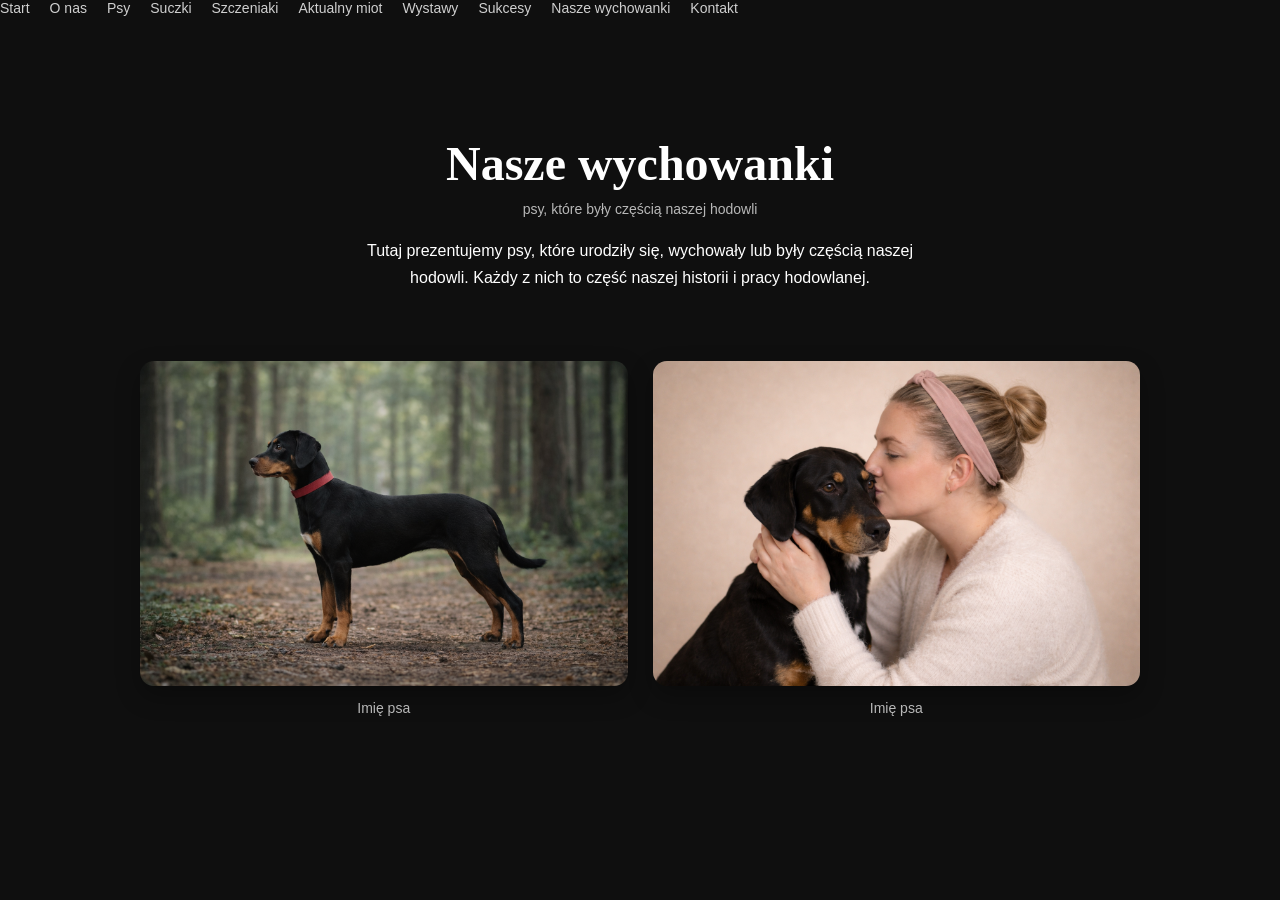
<file: nasze-wychowanki.html>
<!DOCTYPE html>
<html lang="pl">
<head>
  <meta charset="UTF-8">
  <meta name="viewport" content="width=device-width, initial-scale=1.0">

  <link rel="stylesheet" href="css/style.css">

  <title>Nasze wychowanki</title>

  <style>
    .gallery{
      display:grid;
      grid-template-columns:repeat(auto-fit, minmax(220px,1fr));
      gap:25px;
      margin-top:40px;
    }

    .gallery-item{
      text-align:center;
    }

    .gallery img{
      width:100%;
      border-radius:14px;
      cursor:pointer;
      transition:0.3s;
      box-shadow:0 10px 25px rgba(0,0,0,0.3);
    }

    .gallery img:hover{
      transform:scale(1.05);
    }

    .caption{
      margin-top:10px;
      font-size:14px;
      color:rgba(255,255,255,0.7);
    }

    /* LIGHTBOX */
    .lightbox{
      position:fixed;
      top:0;
      left:0;
      width:100%;
      height:100%;
      background:rgba(0,0,0,0.95);
      display:none;
      align-items:center;
      justify-content:center;
      z-index:2000;
    }

    .lightbox img{
      max-width:90%;
      max-height:90%;
      border-radius:12px;
    }
  </style>

</head>

<body>

<!-- MENU -->
<div class="menu">
  <a href="index.html">Start</a>
  <a href="o-nas.html">O nas</a>
  <a href="psy.html">Psy</a>
  <a href="suczki.html">Suczki</a>
  <a href="szczeniaki.html">Szczeniaki</a>
  <a href="miot.html">Aktualny miot</a>
  <a href="wystawy.html">Wystawy</a>
  <a href="sukcesy.html">Sukcesy</a>
  <a href="nasze-wychowanki.html">Nasze wychowanki</a>
  <a href="kontakt.html">Kontakt</a>
</div>

<section class="hero">

  <div class="box">

    <h1>Nasze wychowanki</h1>

    <div class="subtitle">
      psy, które były częścią naszej hodowli
    </div>

    <p>
      Tutaj prezentujemy psy, które urodziły się, wychowały lub były częścią naszej hodowli.
      Każdy z nich to część naszej historii i pracy hodowlanej.
    </p>

    <!-- GALERIA -->
    <div class="gallery">

      <!-- 🔥 DODAJ SWOJE ZDJĘCIA -->
      <div class="gallery-item">
        <img src="images/diana/file_00000000c21871fda440cb45f0f95a0c.png" onclick="openImg(this.src)">
        <div class="caption">Imię psa</div>
      </div>

      <div class="gallery-item">
        <img src="images/diana/file_00000000b5047246ada223a273d4bb12.png" onclick="openImg(this.src)">
        <div class="caption">Imię psa</div>
      </div>

    </div>

  </div>

</section>

<!-- LIGHTBOX -->
<div class="lightbox" id="lightbox" onclick="closeImg()">
  <img id="lightbox-img">
</div>

<script>
function openImg(src){
  document.getElementById("lightbox").style.display="flex";
  document.getElementById("lightbox-img").src=src;
}

function closeImg(){
  document.getElementById("lightbox").style.display="none";
}
</script>

</body>
</html>
</file>
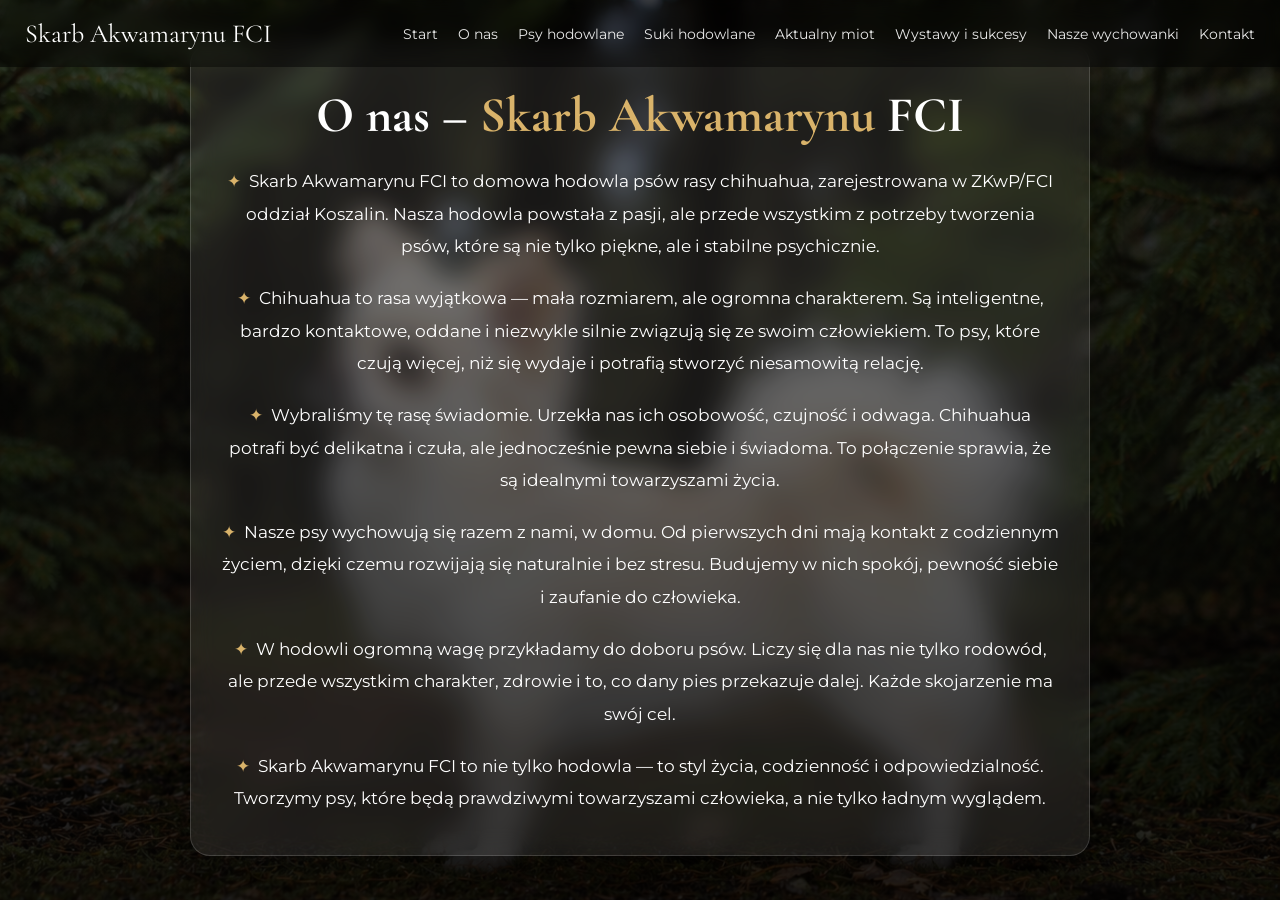
<file: o-nas.html>
<!DOCTYPE html>
<html lang="pl">
<head>
<meta charset="UTF-8">
<meta name="viewport" content="width=device-width, initial-scale=1.0">

<title>O nas – Skarb Akwamarynu FCI</title>

<link href="https://fonts.googleapis.com/css2?family=Cormorant+Garamond:wght@300;400;600&family=Montserrat:wght@300;400&display=swap" rel="stylesheet">

<style>
*{margin:0;padding:0;box-sizing:border-box;}

body{
  font-family:'Montserrat', sans-serif;
  background:#0f0f0f;
  color:#fff;
}

/* ===== MENU ===== */
.topbar{
  position:fixed;
  top:0;
  width:100%;
  z-index:3000;
  background:rgba(0,0,0,0.45);
  backdrop-filter:blur(10px);
}

.topbar-inner{
  display:flex;
  justify-content:space-between;
  align-items:center;
  padding:18px 25px;
}

.brand{
  font-family:'Cormorant Garamond', serif;
  font-size:26px;
}

/* DESKTOP + TABLET */
.desktop-menu{
  display:flex;
  gap:20px;
}

.desktop-menu a{
  color:#fff;
  text-decoration:none;
  font-size:14px;
  opacity:.9;
}

.desktop-menu a:hover{
  opacity:1;
}

/* HAMBURGER */
.menu-btn{
  display:none;
  font-size:26px;
  background:none;
  border:none;
  color:#fff;
  cursor:pointer;
}

/* MOBILE MENU */
.menu-overlay{
  position:fixed;
  inset:0;
  background:rgba(0,0,0,0.6);
  opacity:0;
  pointer-events:none;
  transition:.3s;
  z-index:2000;
}

.menu-overlay.active{
  opacity:1;
  pointer-events:auto;
}

.mobile-menu{
  position:fixed;
  top:0;
  right:-280px;
  width:280px;
  height:100%;
  background:#111;
  padding:100px 25px;
  display:flex;
  flex-direction:column;
  gap:20px;
  transition:.3s;
  z-index:2500;
}

.mobile-menu.open{
  right:0;
}

.mobile-menu a{
  color:#fff;
  text-decoration:none;
  font-size:16px;
}

/* ===== HERO ===== */
.hero{
  min-height:100vh;
  display:flex;
  justify-content:center;
  align-items:center;
  text-align:center;

  background:
    linear-gradient(rgba(0,0,0,0.45), rgba(0,0,0,0.85)),
    url('charlot/file_00000000115c722fbb55be2450a7b585.png');

  background-size:cover;
  background-position:center;
}

/* ===== CHMURKA ===== */
.glass{
  max-width:900px;
  margin:20px;
  padding:40px 30px;
  background:rgba(255,255,255,0.08);
  backdrop-filter:blur(14px);
  border-radius:20px;
  border:1px solid rgba(255,255,255,0.15);
  box-shadow:0 10px 30px rgba(0,0,0,0.3);
}

/* ===== TEKST ===== */
h1{
  font-family:'Cormorant Garamond', serif;
  font-size:50px;
}

.gold{color:#d9b36a;}

p{
  margin-top:20px;
  line-height:1.9;
  font-size:17px;
}

.gold-icon{
  color:#d9b36a;
  margin-right:8px;
}

/* ===== RESPONSYWNOŚĆ ===== */
@media(max-width:768px){

  .desktop-menu{display:none;}
  .menu-btn{display:block;}

  h1{font-size:34px;}
  p{font-size:15px;}

  .hero{
    background-position:center top;
  }
}

/* TABLET + PC */
@media(min-width:769px){
  .mobile-menu{display:none !important;}
}
</style>
</head>

<body>

<div class="menu-overlay" id="overlay"></div>

<!-- MENU -->
<div class="topbar">
  <div class="topbar-inner">

    <div class="brand">Skarb Akwamarynu FCI</div>

    <div class="desktop-menu">
      <a href="index.html">Start</a>
      <a href="o-nas.html">O nas</a>
      <a href="psy.html">Psy hodowlane</a>
      <a href="suczki.html">Suki hodowlane</a>
      <a href="miot.html">Aktualny miot</a>
      <a href="wystawy.html">Wystawy i sukcesy</a>
      <a href="nasze-wychowanki.html">Nasze wychowanki</a>
      <a href="kontakt.html">Kontakt</a>
    </div>

    <button class="menu-btn" onclick="toggleMenu()">☰</button>

  </div>
</div>

<!-- MOBILE -->
<div class="mobile-menu" id="menu">
  <a href="index.html">Start</a>
  <a href="o-nas.html">O nas</a>
  <a href="psy.html">Psy hodowlane</a>
  <a href="suczki.html">Suki hodowlane</a>
  <a href="miot.html">Aktualny miot</a>
  <a href="wystawy.html">Wystawy i sukcesy</a>
  <a href="nasze-wychowanki.html">Nasze wychowanki</a>
  <a href="kontakt.html">Kontakt</a>
</div>

<!-- HERO -->
<section class="hero">

  <div class="glass">

    <h1>O nas – <span class="gold">Skarb Akwamarynu</span> FCI</h1>

    <p><span class="gold-icon">✦</span>Skarb Akwamarynu FCI to domowa hodowla psów rasy chihuahua, zarejestrowana w ZKwP/FCI oddział Koszalin. Nasza hodowla powstała z pasji, ale przede wszystkim z potrzeby tworzenia psów, które są nie tylko piękne, ale i stabilne psychicznie.</p>

    <p><span class="gold-icon">✦</span>Chihuahua to rasa wyjątkowa — mała rozmiarem, ale ogromna charakterem. Są inteligentne, bardzo kontaktowe, oddane i niezwykle silnie związują się ze swoim człowiekiem. To psy, które czują więcej, niż się wydaje i potrafią stworzyć niesamowitą relację.</p>

    <p><span class="gold-icon">✦</span>Wybraliśmy tę rasę świadomie. Urzekła nas ich osobowość, czujność i odwaga. Chihuahua potrafi być delikatna i czuła, ale jednocześnie pewna siebie i świadoma. To połączenie sprawia, że są idealnymi towarzyszami życia.</p>

    <p><span class="gold-icon">✦</span>Nasze psy wychowują się razem z nami, w domu. Od pierwszych dni mają kontakt z codziennym życiem, dzięki czemu rozwijają się naturalnie i bez stresu. Budujemy w nich spokój, pewność siebie i zaufanie do człowieka.</p>

    <p><span class="gold-icon">✦</span>W hodowli ogromną wagę przykładamy do doboru psów. Liczy się dla nas nie tylko rodowód, ale przede wszystkim charakter, zdrowie i to, co dany pies przekazuje dalej. Każde skojarzenie ma swój cel.</p>

    <p><span class="gold-icon">✦</span>Skarb Akwamarynu FCI to nie tylko hodowla — to styl życia, codzienność i odpowiedzialność. Tworzymy psy, które będą prawdziwymi towarzyszami człowieka, a nie tylko ładnym wyglądem.</p>

  </div>

</section>

<script>
function toggleMenu(){
  document.getElementById("menu").classList.toggle("open");
  document.getElementById("overlay").classList.toggle("active");
}

document.getElementById("overlay").onclick = function(){
  document.getElementById("menu").classList.remove("open");
  this.classList.remove("active");
}
</script>

</body>
</html>
</file>
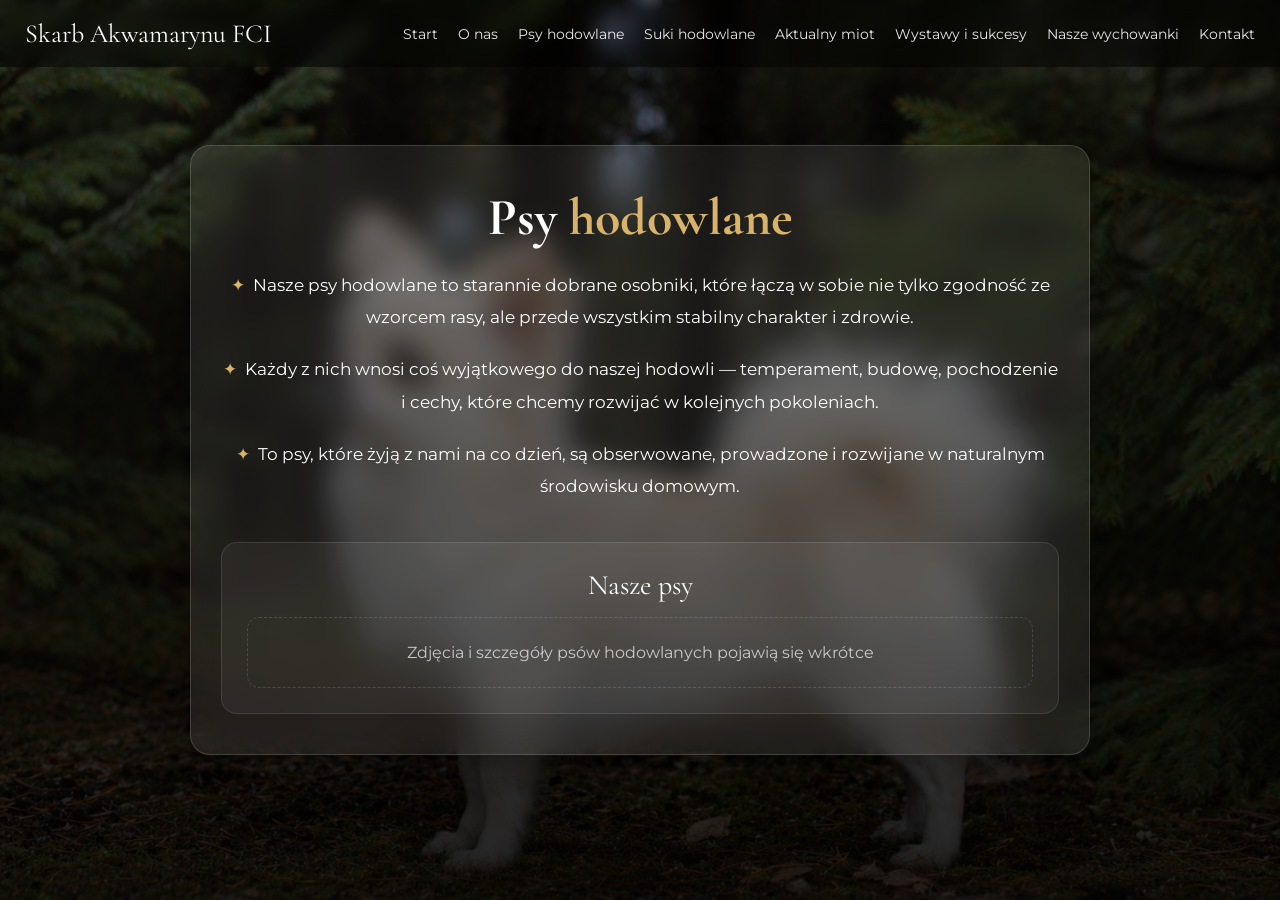
<file: psy.html>
<!DOCTYPE html>
<html lang="pl">
<head>
<meta charset="UTF-8">
<meta name="viewport" content="width=device-width, initial-scale=1.0">

<title>Psy hodowlane – Skarb Akwamarynu FCI</title>

<link href="https://fonts.googleapis.com/css2?family=Cormorant+Garamond:wght@300;400;600&family=Montserrat:wght@300;400&display=swap" rel="stylesheet">

<style>
*{margin:0;padding:0;box-sizing:border-box;}

body{
  font-family:'Montserrat', sans-serif;
  background:#0f0f0f;
  color:#fff;
}

/* ===== MENU ===== */
.topbar{
  position:fixed;
  top:0;
  width:100%;
  z-index:3000;
  background:rgba(0,0,0,0.45);
  backdrop-filter:blur(10px);
}

.topbar-inner{
  display:flex;
  justify-content:space-between;
  align-items:center;
  padding:18px 25px;
}

.brand{
  font-family:'Cormorant Garamond', serif;
  font-size:26px;
}

/* DESKTOP + TABLET */
.desktop-menu{
  display:flex;
  gap:20px;
}

.desktop-menu a{
  color:#fff;
  text-decoration:none;
  font-size:14px;
  opacity:.9;
}

.desktop-menu a:hover{
  opacity:1;
}

/* HAMBURGER */
.menu-btn{
  display:none;
  font-size:26px;
  background:none;
  border:none;
  color:#fff;
  cursor:pointer;
}

/* MOBILE MENU */
.menu-overlay{
  position:fixed;
  inset:0;
  background:rgba(0,0,0,0.6);
  opacity:0;
  pointer-events:none;
  transition:.3s;
  z-index:2000;
}

.menu-overlay.active{
  opacity:1;
  pointer-events:auto;
}

.mobile-menu{
  position:fixed;
  top:0;
  right:-280px;
  width:280px;
  height:100%;
  background:#111;
  padding:100px 25px;
  display:flex;
  flex-direction:column;
  gap:20px;
  transition:.3s;
  z-index:2500;
}

.mobile-menu.open{
  right:0;
}

.mobile-menu a{
  color:#fff;
  text-decoration:none;
  font-size:16px;
}

/* ===== HERO ===== */
.hero{
  min-height:100vh;
  display:flex;
  justify-content:center;
  align-items:center;
  text-align:center;

  background:
    linear-gradient(rgba(0,0,0,0.45), rgba(0,0,0,0.85)),
    url('charlot/file_00000000115c722fbb55be2450a7b585.png');

  background-size:cover;
  background-position:center;
}

/* ===== CHMURKA ===== */
.glass{
  max-width:900px;
  margin:20px;
  padding:40px 30px;
  background:rgba(255,255,255,0.08);
  backdrop-filter:blur(14px);
  border-radius:20px;
  border:1px solid rgba(255,255,255,0.15);
  box-shadow:0 10px 30px rgba(0,0,0,0.3);
}

/* ===== TEKST ===== */
h1{
  font-family:'Cormorant Garamond', serif;
  font-size:52px;
}

.gold{color:#d9b36a;}

p{
  margin-top:20px;
  line-height:1.9;
  font-size:17px;
}

.gold-icon{
  color:#d9b36a;
  margin-right:8px;
}

/* ===== SEKCJA PSÓW ===== */
.dogs{
  margin-top:40px;
}

.dog-card{
  margin-top:25px;
  padding:25px;
  border-radius:16px;
  background:rgba(255,255,255,0.05);
  border:1px solid rgba(255,255,255,0.1);
}

.dog-title{
  font-family:'Cormorant Garamond', serif;
  font-size:28px;
  margin-bottom:10px;
}

.placeholder{
  margin-top:15px;
  border:1px dashed rgba(255,255,255,0.2);
  padding:25px;
  border-radius:12px;
  opacity:.7;
}

/* ===== RESPONSYWNOŚĆ ===== */
@media(max-width:768px){

  .desktop-menu{display:none;}
  .menu-btn{display:block;}

  h1{font-size:34px;}
  p{font-size:15px;}

  .hero{
    background-position:center top;
  }
}

@media(min-width:769px){
  .mobile-menu{display:none !important;}
}
</style>
</head>

<body>

<div class="menu-overlay" id="overlay"></div>

<!-- MENU -->
<div class="topbar">
  <div class="topbar-inner">

    <div class="brand">Skarb Akwamarynu FCI</div>

    <div class="desktop-menu">
      <a href="index.html">Start</a>
      <a href="o-nas.html">O nas</a>
      <a href="psy.html">Psy hodowlane</a>
      <a href="suczki.html">Suki hodowlane</a>
      <a href="miot.html">Aktualny miot</a>
      <a href="wystawy.html">Wystawy i sukcesy</a>
      <a href="nasze-wychowanki.html">Nasze wychowanki</a>
      <a href="kontakt.html">Kontakt</a>
    </div>

    <button class="menu-btn" onclick="toggleMenu()">☰</button>

  </div>
</div>

<!-- MOBILE -->
<div class="mobile-menu" id="menu">
  <a href="index.html">Start</a>
  <a href="o-nas.html">O nas</a>
  <a href="psy.html">Psy hodowlane</a>
  <a href="suczki.html">Suki hodowlane</a>
  <a href="miot.html">Aktualny miot</a>
  <a href="wystawy.html">Wystawy i sukcesy</a>
  <a href="nasze-wychowanki.html">Nasze wychowanki</a>
  <a href="kontakt.html">Kontakt</a>
</div>

<!-- HERO -->
<section class="hero">

  <div class="glass">

    <h1>Psy <span class="gold">hodowlane</span></h1>

    <p><span class="gold-icon">✦</span>Nasze psy hodowlane to starannie dobrane osobniki, które łączą w sobie nie tylko zgodność ze wzorcem rasy, ale przede wszystkim stabilny charakter i zdrowie.</p>

    <p><span class="gold-icon">✦</span>Każdy z nich wnosi coś wyjątkowego do naszej hodowli — temperament, budowę, pochodzenie i cechy, które chcemy rozwijać w kolejnych pokoleniach.</p>

    <p><span class="gold-icon">✦</span>To psy, które żyją z nami na co dzień, są obserwowane, prowadzone i rozwijane w naturalnym środowisku domowym.</p>

    <div class="dogs">

      <div class="dog-card">
        <div class="dog-title">Nasze psy</div>

        <div class="placeholder">
          Zdjęcia i szczegóły psów hodowlanych pojawią się wkrótce
        </div>
      </div>

    </div>

  </div>

</section>

<script>
function toggleMenu(){
  document.getElementById("menu").classList.toggle("open");
  document.getElementById("overlay").classList.toggle("active");
}

document.getElementById("overlay").onclick = function(){
  document.getElementById("menu").classList.remove("open");
  this.classList.remove("active");
}
</script>

</body>
</html>
</file>
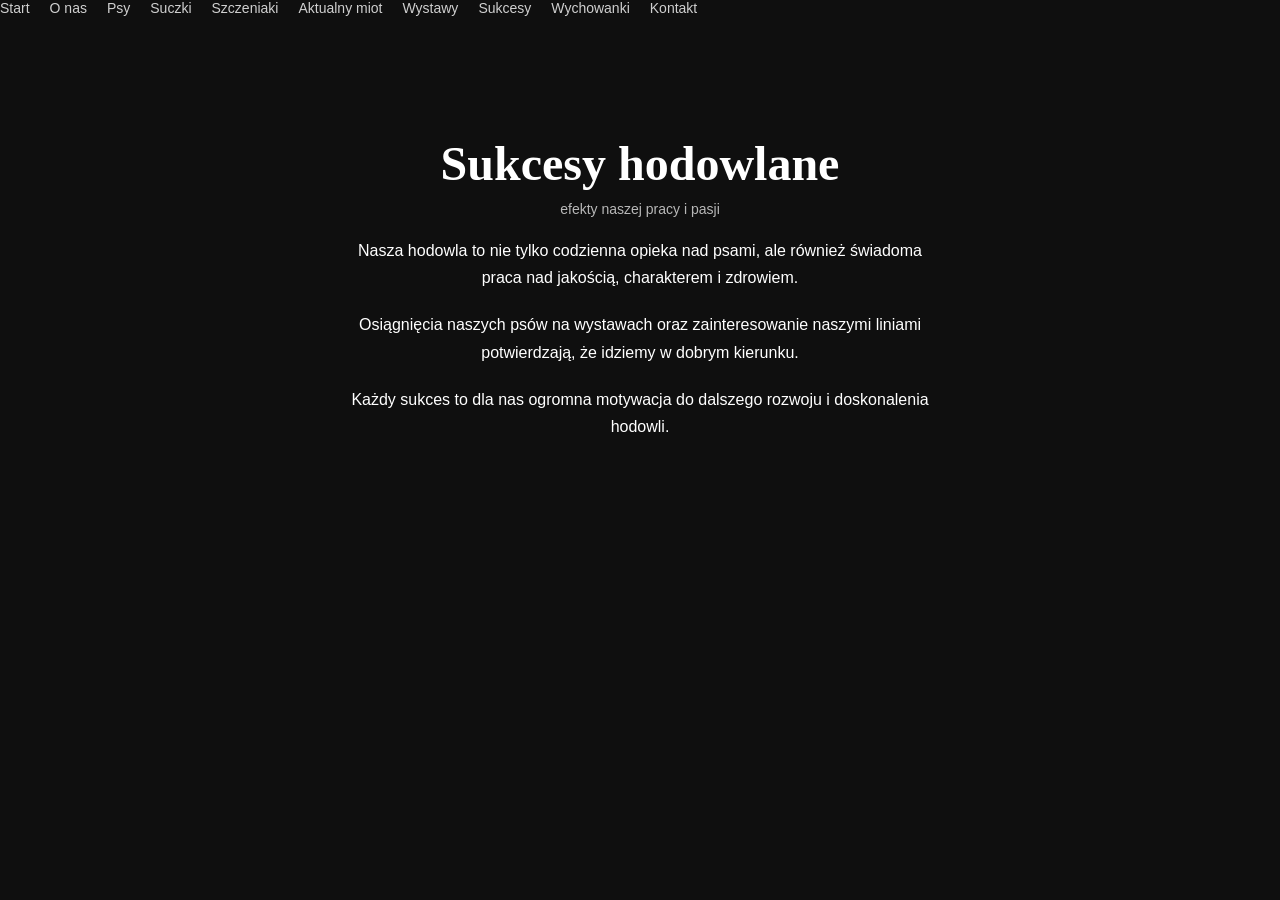
<file: sukcesy.html>
<!DOCTYPE html>
<html lang="pl">
<head>
  <meta charset="UTF-8">
  <meta name="viewport" content="width=device-width, initial-scale=1.0">

  <link rel="stylesheet" href="css/style.css">

  <title>Sukcesy hodowlane</title>
</head>

<body>

<!-- MENU -->
<div class="menu">
  <a href="index.html">Start</a>
  <a href="o-nas.html">O nas</a>
  <a href="psy.html">Psy</a>
  <a href="suczki.html">Suczki</a>
  <a href="szczeniaki.html">Szczeniaki</a>
  <a href="miot.html">Aktualny miot</a>
  <a href="wystawy.html">Wystawy</a>
  <a href="sukcesy.html">Sukcesy</a>
  <a href="wychowanki.html">Wychowanki</a>
  <a href="kontakt.html">Kontakt</a>
</div>

<!-- SEKCJA -->
<section class="hero">

  <div class="box">

    <h1>Sukcesy hodowlane</h1>

    <div class="subtitle">
      efekty naszej pracy i pasji
    </div>

    <p>
      Nasza hodowla to nie tylko codzienna opieka nad psami,
      ale również świadoma praca nad jakością, charakterem i zdrowiem.
    </p>

    <p>
      Osiągnięcia naszych psów na wystawach oraz zainteresowanie naszymi liniami
      potwierdzają, że idziemy w dobrym kierunku.
    </p>

    <p>
      Każdy sukces to dla nas ogromna motywacja do dalszego rozwoju
      i doskonalenia hodowli.
    </p>

  </div>

</section>

</body>
</html>
</file>
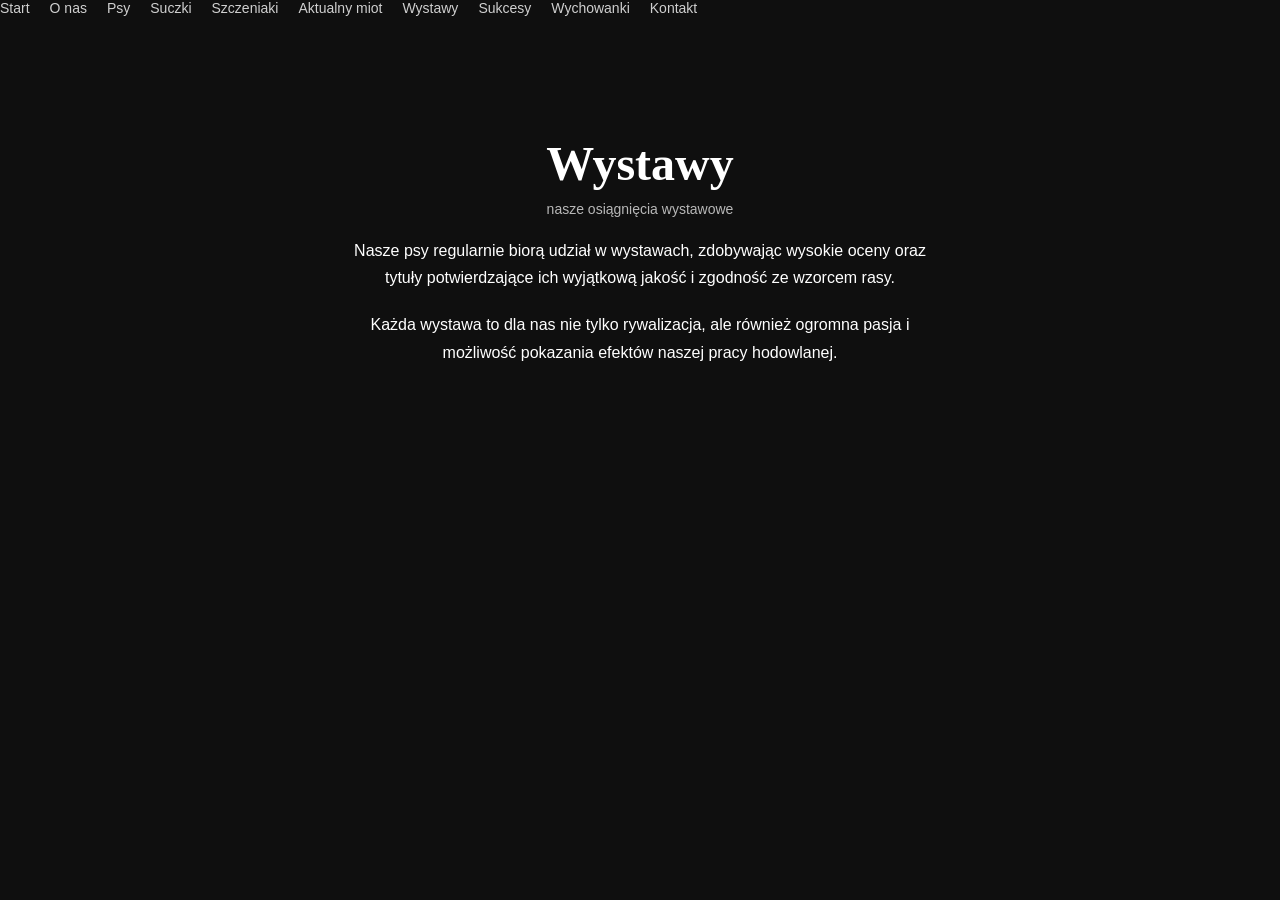
<file: wystawy.html>
<!DOCTYPE html>
<html lang="pl">
<head>
  <meta charset="UTF-8">
  <meta name="viewport" content="width=device-width, initial-scale=1.0">

  <link rel="stylesheet" href="css/style.css">

  <title>Wystawy</title>
</head>

<body>

<!-- MENU -->
<div class="menu">
  <a href="index.html">Start</a>
  <a href="o-nas.html">O nas</a>
  <a href="psy.html">Psy</a>
  <a href="suczki.html">Suczki</a>
  <a href="szczeniaki.html">Szczeniaki</a>
  <a href="miot.html">Aktualny miot</a>
  <a href="wystawy.html">Wystawy</a>
  <a href="sukcesy.html">Sukcesy</a>
  <a href="wychowanki.html">Wychowanki</a>
  <a href="kontakt.html">Kontakt</a>
</div>

<!-- SEKCJA -->
<section class="hero">

  <div class="box">

    <h1>Wystawy</h1>

    <div class="subtitle">
      nasze osiągnięcia wystawowe
    </div>

    <p>
      Nasze psy regularnie biorą udział w wystawach, zdobywając wysokie oceny
      oraz tytuły potwierdzające ich wyjątkową jakość i zgodność ze wzorcem rasy.
    </p>

    <p>
      Każda wystawa to dla nas nie tylko rywalizacja, ale również ogromna pasja
      i możliwość pokazania efektów naszej pracy hodowlanej.
    </p>

  </div>

</section>

</body>
</html>
</file>
<file: css/style.css>
*{
  margin:0;
  padding:0;
  box-sizing:border-box;
}

body{
  font-family:'Montserrat', sans-serif;
  background:#0f0f0f;
  color:white;
  overflow-x:hidden;
}

/* HEADER */
.header{
  position:fixed;
  top:0;
  left:0;
  width:100%;
  background:rgba(0,0,0,0.85);
  backdrop-filter:blur(10px);
  z-index:1000;
}

/* NAV */
.nav{
  max-width:1200px;
  margin:auto;
  display:flex;
  justify-content:space-between;
  align-items:center;
  padding:15px;
}

.logo{
  font-family:'Cormorant Garamond', serif;
  font-size:22px;
}

/* MENU */
.menu{
  display:flex;
  gap:20px;
}

.menu a{
  color:white;
  text-decoration:none;
  font-size:14px;
  opacity:0.8;
}

.menu a:hover{
  opacity:1;
}

/* HAMBURGER */
.hamburger{
  display:none;
  font-size:26px;
  cursor:pointer;
}

/* MOBILE MENU */
.mobile-menu{
  position:fixed;
  top:0;
  right:-100%;
  width:70%;
  height:100%;
  background:#111;
  display:flex;
  flex-direction:column;
  padding:60px 20px;
  gap:20px;
  transition:0.3s;
}

.mobile-menu a{
  color:white;
  text-decoration:none;
  font-size:18px;
}

.mobile-menu.active{
  right:0;
}

/* HERO */
.hero{
  padding-top:120px;
  text-align:center;
  max-width:1000px;
  margin:auto;
}

.hero h1{
  font-family:'Cormorant Garamond', serif;
  font-size:48px;
  margin-bottom:10px;
}

.subtitle{
  font-size:14px;
  opacity:0.7;
}

.hero p{
  max-width:600px;
  margin:20px auto;
  line-height:1.7;
}

.hero img{
  width:100%;
  max-width:500px;
  margin-top:30px;
  border-radius:14px;
}

/* MOBILE */
@media(max-width:900px){

  .menu{
    display:none;
  }

  .hamburger{
    display:block;
  }

  .hero h1{
    font-size:32px;
  }

}
</file>
